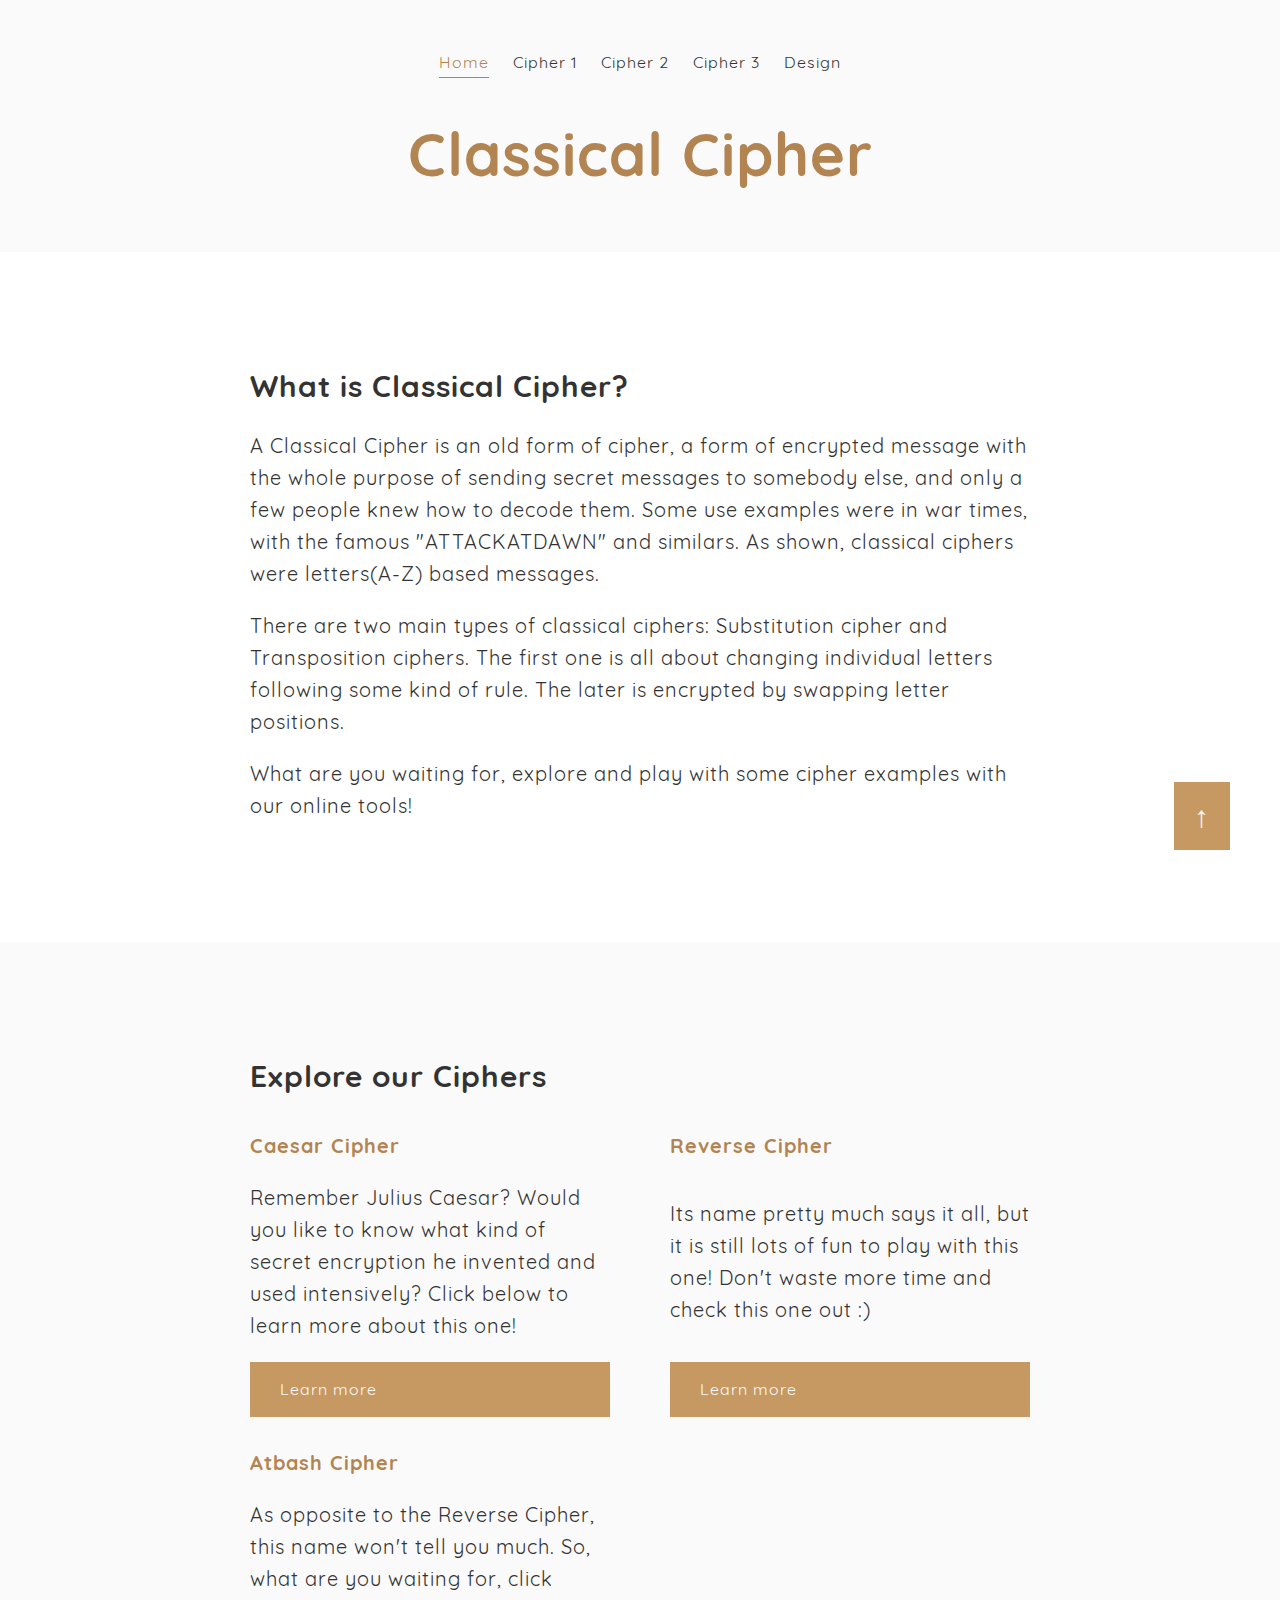
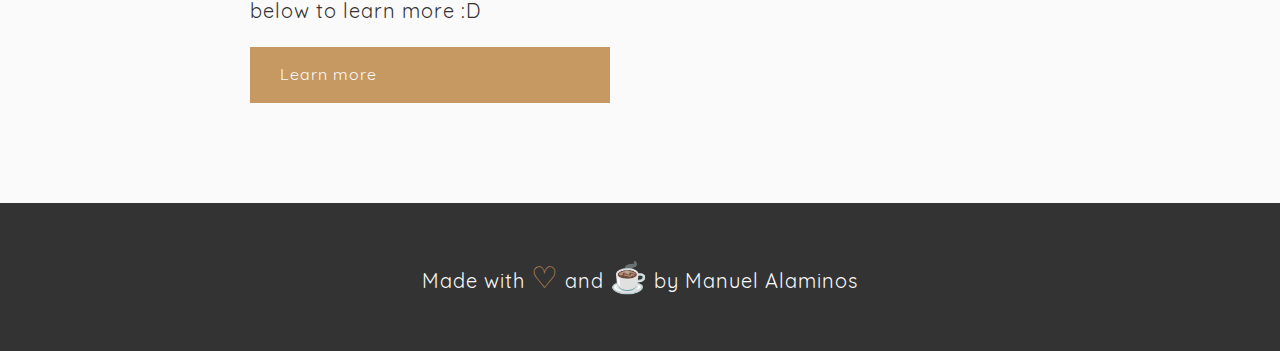
<file: index.html>
<!DOCTYPE html>
<html lang="en">
<head>
    <meta charset="UTF-8">
    <meta name="viewport" content="width=device-width, initial-scale=1.0">
    <meta http-equiv="X-UA-Compatible" content="ie=edge">
    <meta name="description" content="Classical Cipher website was made for an university coursework. Explore different classical cipher like Caesar Cipher, Reverse Cipher and Atbash Cipher.">
    <meta name="author" content="Manuel Alaminos">
    <meta name="keywords" content="Classical, Cipher, Caesar, Reverse, Atbash, tool">
    <title>Classical Cipher</title>
    <link rel="stylesheet" href="css/style.css">
</head>
<body>
    <!-- Header -->
    <header class="header">
        <nav class="nav">
            <a href="#" class="nav__item nav__item--active">Home</a>
            <a href="pages/cipher1.html" class="nav__item">Cipher 1</a>
            <a href="pages/cipher2.html" class="nav__item">Cipher 2</a>
            <a href="pages/cipher3.html" class="nav__item">Cipher 3</a>
            <a href="pages/design.html" class="nav__item">Design</a>
        </nav>
        <h1 class="big-heading">Classical Cipher</h1>
    </header>
    <!-- Main Content-->
    <main class="main">
        <!-- Cipher Definition -->
        <section class="definition-section">
            <h2 class="main-heading">What is Classical Cipher?</h2>
            <p class="paragraph">A Classical Cipher is an old form of cipher, a form of encrypted message with the whole purpose of sending secret messages to somebody else, and only a few people knew how to decode them. Some use examples were in war times, with the famous "ATTACKATDAWN" and similars. As shown, classical ciphers were letters(A-Z) based messages.</p>
            <p class="paragraph">There are two main types of classical ciphers: Substitution cipher and Transposition ciphers. The first one is all about changing individual letters following some kind of rule. The later is encrypted by swapping letter positions.</p>
            <p class="paragraph">What are you waiting for, explore and play with some cipher examples with our online tools!</p>
        </section>
        <!-- Features -->
        <section class="features-section">
            <h2 class="main-heading">Explore our Ciphers</h2>
            <div class="features">
                <div class="feature">
                    <h3 class="small-heading">Caesar Cipher</h3>
                    <p class="paragraph">Remember Julius Caesar? Would you like to know what kind of secret encryption he invented and used intensively? Click below to learn more about this one!</p>
                    <a href="pages/cipher1.html" class="btn">Learn more</a>
                </div>
                <div class="feature">
                    <h3 class="small-heading">Reverse Cipher</h3>
                    <p class="paragraph">Its name pretty much says it all, but it is still lots of fun to play with this one! Don't waste more time and check this one out :)</p>
                    <a href="pages/cipher2.html" class="btn">Learn more</a>
                </div>
                <div class="feature">
                    <h3 class="small-heading">Atbash Cipher</h3>
                    <p class="paragraph">As opposite to the Reverse Cipher, this name won't tell you much. So, what are you waiting for, click below to learn more :D</p>
                    <a href="pages/cipher3.html" class="btn">Learn more</a>
                </div>
            </div>
        </section>
    </main>
    <!-- Back to top -->
    <a href="#" class="btn btn__back-to-top">&uarr;</a>    
    <!-- Footer -->
    <footer class="footer">
        <p class="paragraph">Made with <span class="symbol">&#9825;</span> and <span class="symbol">&#9749;</span> by Manuel Alaminos</p>
    </footer>

    <script src="js/script.js"></script>
</body>
</html>
</file>
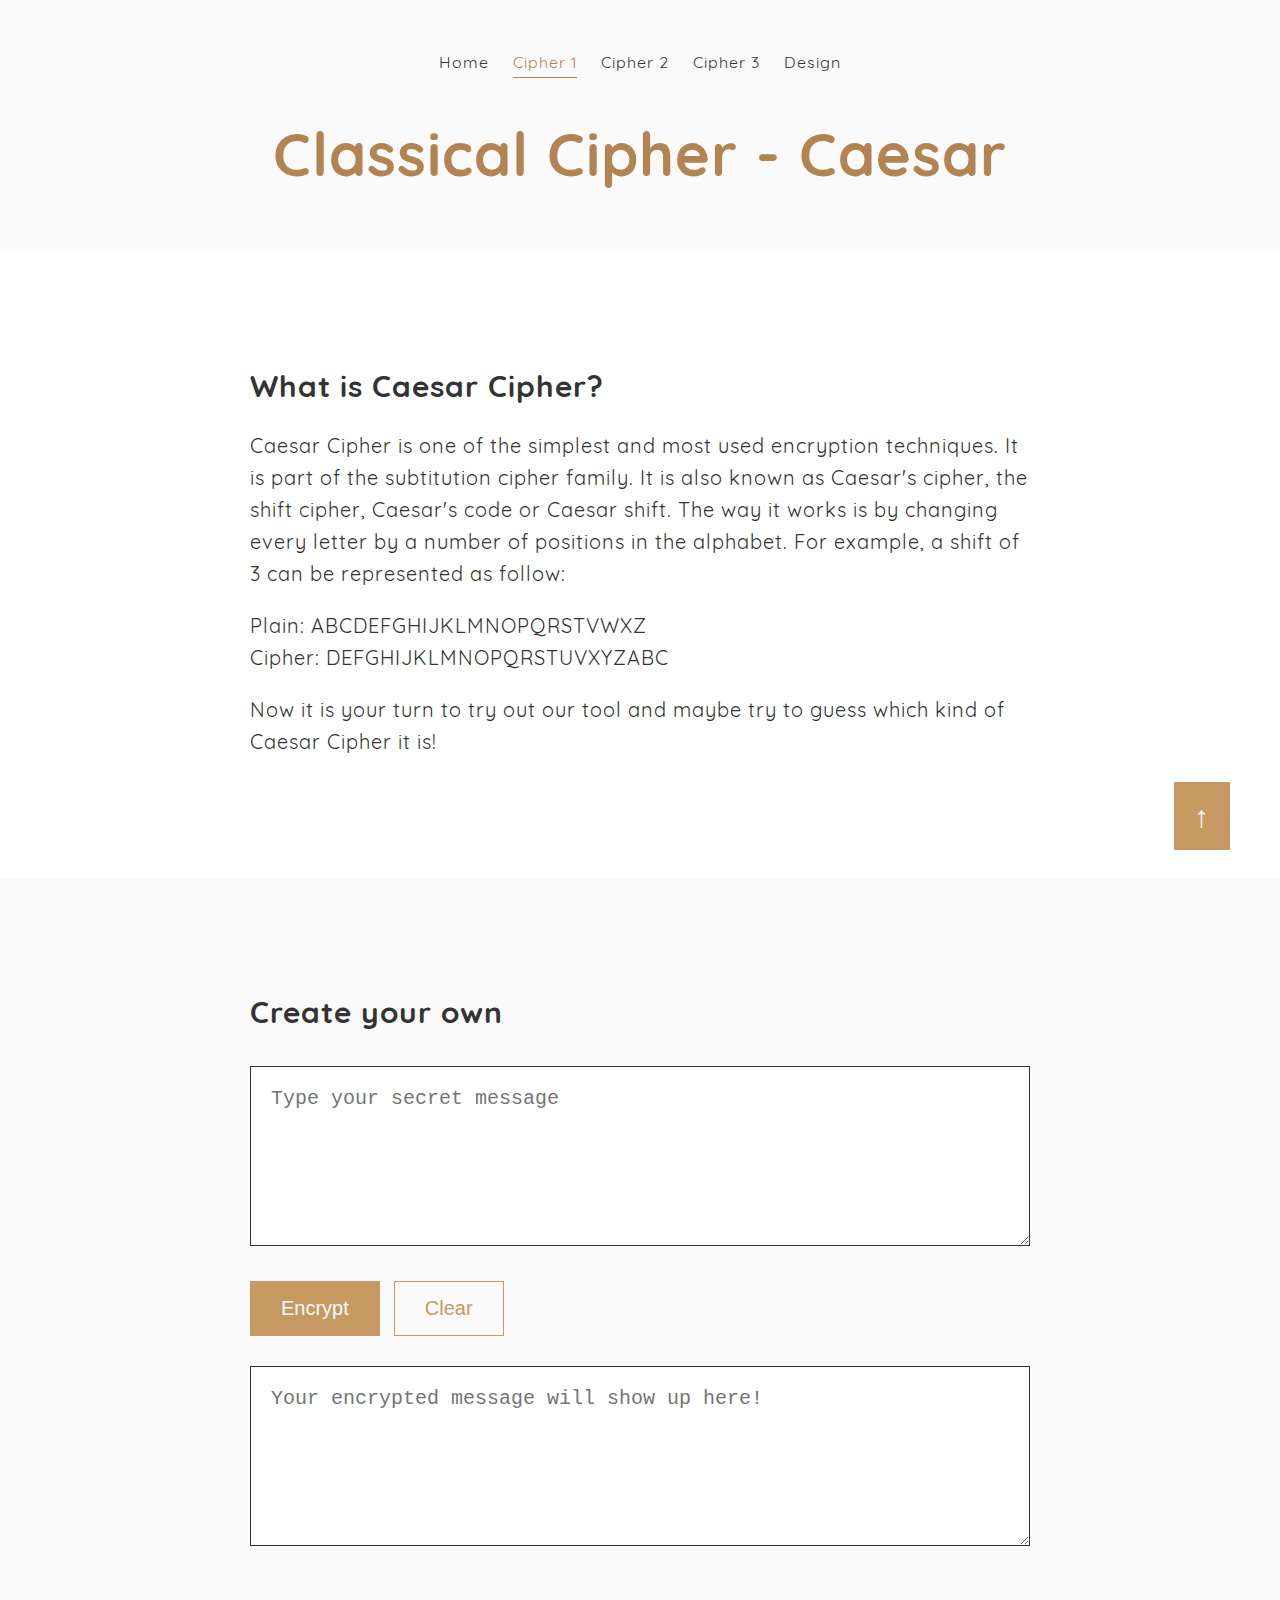
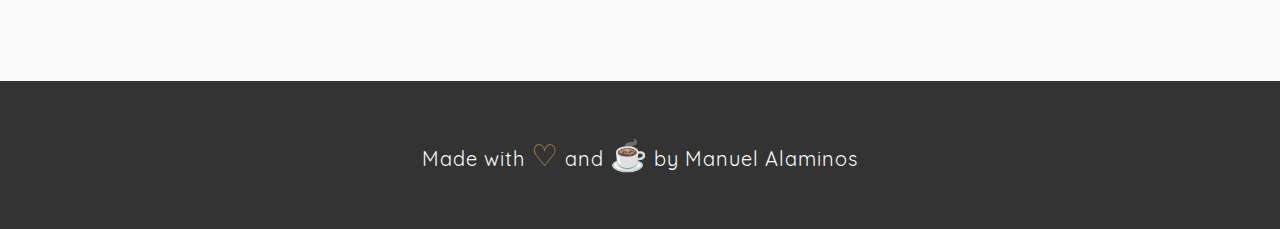
<file: pages/cipher1.html>
<!DOCTYPE html>
<html lang="en">
<head>
    <meta charset="UTF-8">
    <meta name="viewport" content="width=device-width, initial-scale=1.0">
    <meta http-equiv="X-UA-Compatible" content="ie=edge">
    <meta name="description" content="Caesar cipher in action. Learn what it is and use it with our online tool.">
    <meta name="author" content="Manuel Alaminos">
    <meta name="keywords" content="Classical, Cipher, Caesar, Reverse, Atbash, tool">
    <title>Classical Cipher - Caesar</title>
    <link rel="stylesheet" href="../css/style.css">    
</head>
<body>
    <!-- Header -->
    <header class="header">
        <nav class="nav">
            <a href="../index.html" class="nav__item">Home</a>
            <a href="#" class="nav__item nav__item--active">Cipher 1</a>
            <a href="cipher2.html" class="nav__item">Cipher 2</a>
            <a href="cipher3.html" class="nav__item">Cipher 3</a>
            <a href="design.html" class="nav__item">Design</a>
        </nav>
        <h1 class="big-heading">Classical Cipher - Caesar</h1>
    </header>
    <!-- Main -->
    <main class="main">
        <!-- Cipher Definition -->
        <section class="definition-section">
            <h2 class="main-heading">What is Caesar Cipher?</h2>
            <p class="paragraph">Caesar Cipher is one of the simplest and most used encryption techniques. It is part of the subtitution cipher family. It is also known as Caesar's cipher, the shift cipher, Caesar's code or Caesar shift. The way it works is by changing every letter by a number of positions in the alphabet. For example, a shift of 3 can be represented as follow:</p>
            <p class="paragraph">Plain: ABCDEFGHIJKLMNOPQRSTVWXZ<br>Cipher: DEFGHIJKLMNOPQRSTUVXYZABC</p>
            <p class="paragraph">Now it is your turn to try out our tool and maybe try to guess which kind of Caesar Cipher it is!</p>
        </section>
        <!-- Cipher Tool-->
        <section class="cipher-section">
            <h2 class="main-heading">Create your own</h2>
            <div class="cipher">
                <textarea class="cipher__textarea cipher__textarea--input" name="caesar-cipher-input" id="caesar-cipher-input" placeholder="Type your secret message"></textarea>
            </div>
            <div class="cipher__btns">
                <button class="btn cipher__btn cipher__btn--encrypt" onclick="rot13()">Encrypt</button>
                <button class="btn cipher__btn cipher__btn--clear" onclick="clearCaesar()">Clear</button>
            </div>
            <div class="cipher">
                <textarea class="cipher__textarea cipher__textarea--output" name="caesar-cipher-output" id="caesar-cipher-output" placeholder="Your encrypted message will show up here!" disabled></textarea>
            </div>
        </section>
    </main>
    <!-- Back to top -->
    <a href="#" class="btn btn__back-to-top">&uarr;</a> 
    <!-- Footer -->
    <footer class="footer">
        <p class="paragraph">Made with <span class="symbol">&#9825;</span> and <span class="symbol">&#9749;</span> by Manuel Alaminos</p>
    </footer>

    <script src="../js/script.js"></script>    
</body>
</html>
</file>
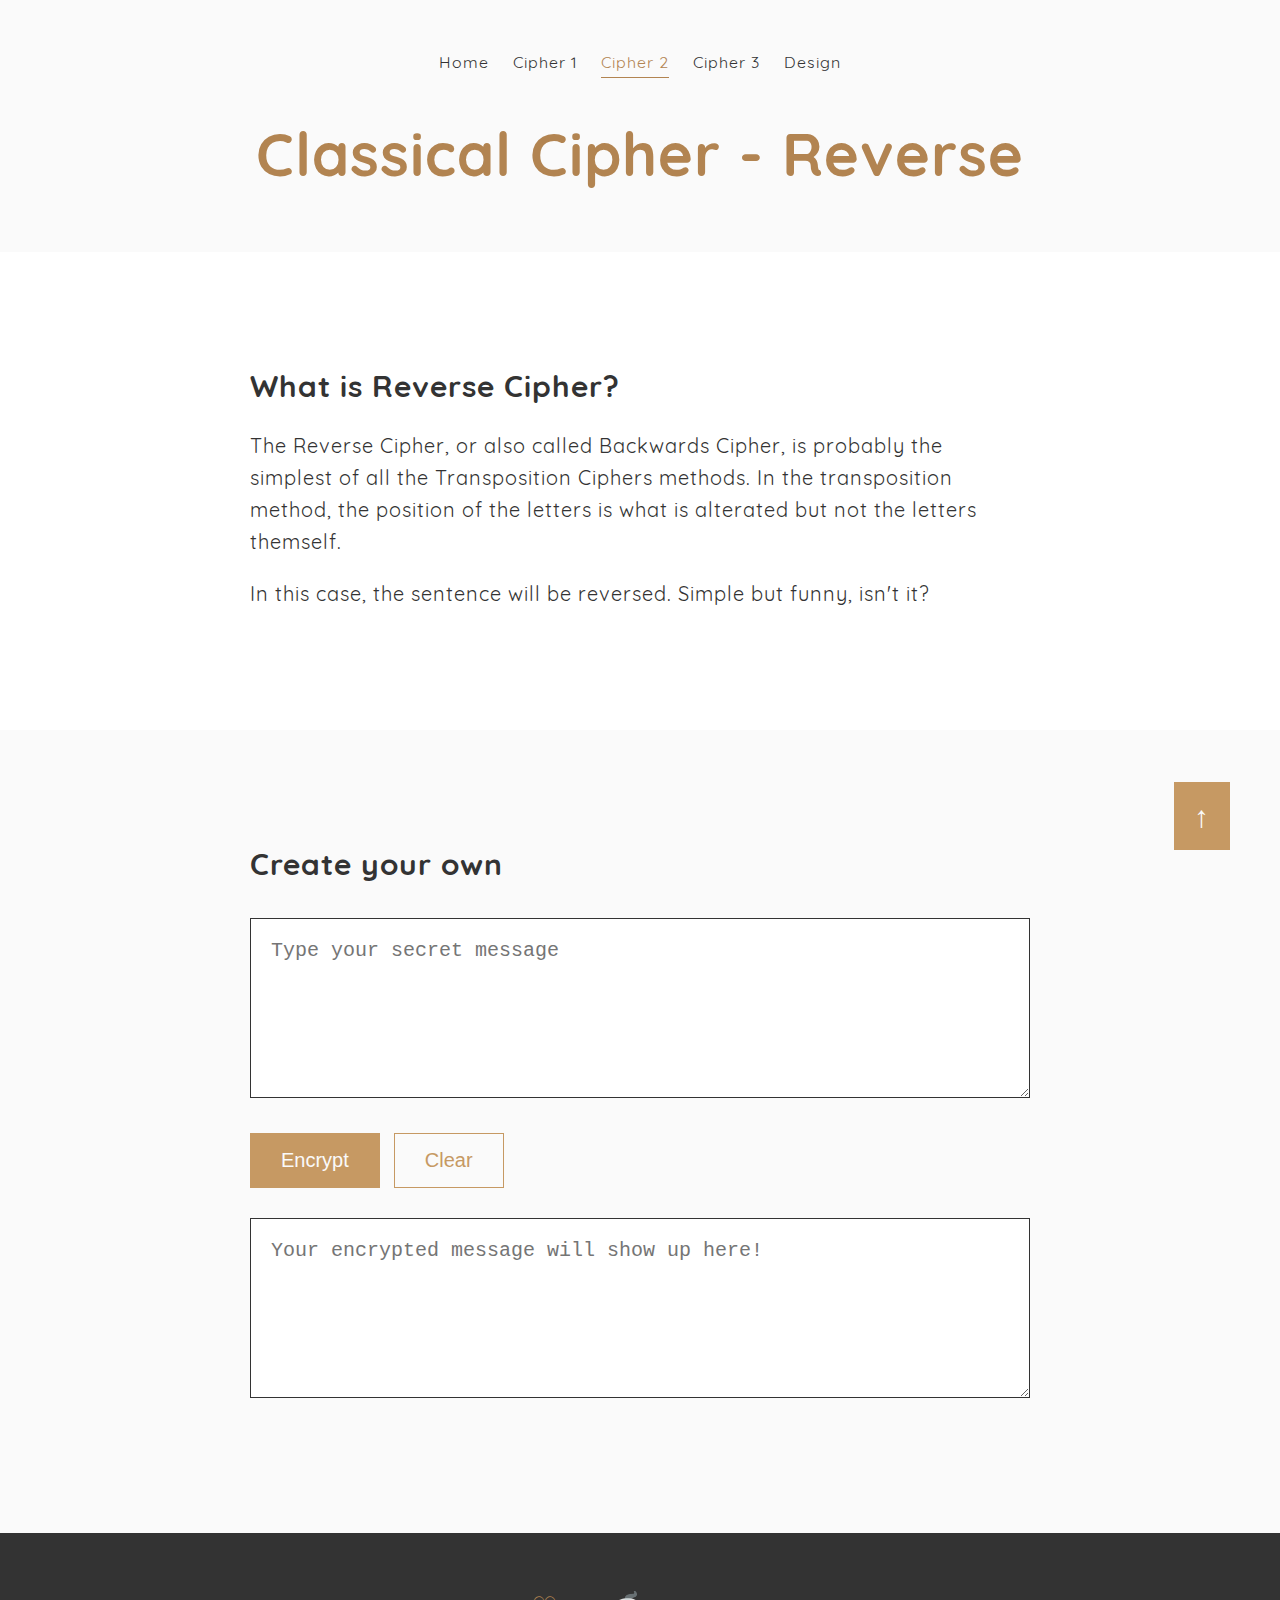
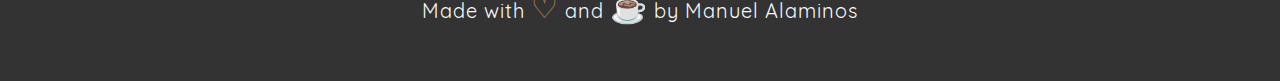
<file: pages/cipher2.html>
<!DOCTYPE html>
<html lang="en">
<head>
    <meta charset="UTF-8">
    <meta name="viewport" content="width=device-width, initial-scale=1.0">
    <meta http-equiv="X-UA-Compatible" content="ie=edge">
    <meta name="description" content="Reverse cipher in action. Learn what it is and use it with our online tool.">
    <meta name="author" content="Manuel Alaminos">
    <meta name="keywords" content="Classical, Cipher, Caesar, Reverse, Atbash, tool">
    <title>Classical Cipher - Reversed</title>
    <link rel="stylesheet" href="../css/style.css">    
</head>
<body>
    <!-- Header -->
    <header class="header">
        <nav class="nav">
            <a href="../index.html" class="nav__item">Home</a>
            <a href="cipher1.html" class="nav__item">Cipher 1</a>
            <a href="#" class="nav__item nav__item--active">Cipher 2</a>
            <a href="cipher3.html" class="nav__item">Cipher 3</a>
            <a href="design.html" class="nav__item">Design</a>
        </nav>
        <h1 class="big-heading">Classical Cipher - Reverse</h1>
    </header>
    <!-- Main -->
    <main class="main">
        <!-- Cipher Definition -->
        <section class="definition-section">
            <h2 class="main-heading">What is Reverse Cipher?</h2>
            <p class="paragraph">The Reverse Cipher, or also called Backwards Cipher, is probably the simplest of all the Transposition Ciphers methods. In the transposition method, the position of the letters is what is alterated but not the letters themself.</p>
            <p class="paragraph">In this case, the sentence will be reversed. Simple but funny, isn't it? </p>
        </section>
        <!-- Cipher Tool-->
        <section class="cipher-section">
            <h2 class="main-heading">Create your own</h2>
            <div class="cipher">
                <textarea class="cipher__textarea cipher__textarea--input" name="reverse-cipher-input" id="reverse-cipher-input" placeholder="Type your secret message"></textarea>
            </div>
            <div class="cipher__btns">
                <button class="btn cipher__btn cipher__btn--encrypt" onclick="reverseCipher()">Encrypt</button>
                <button class="btn cipher__btn cipher__btn--clear" onclick="clearReverse()">Clear</button>
            </div>
            <div class="cipher">
                <textarea class="cipher__textarea cipher__textarea--output" name="reverse-cipher-output" id="reverse-cipher-output" placeholder="Your encrypted message will show up here!" disabled></textarea>
            </div>
        </section>
    </main>
    <!-- Back to top -->
    <a href="#" class="btn btn__back-to-top">&uarr;</a> 
    <!-- Footer -->
    <footer class="footer">
        <p class="paragraph">Made with <span class="symbol">&#9825;</span> and <span class="symbol">&#9749;</span> by Manuel Alaminos</p>
    </footer>

    <script src="../js/script.js"></script>    
</body>
</html>
</file>
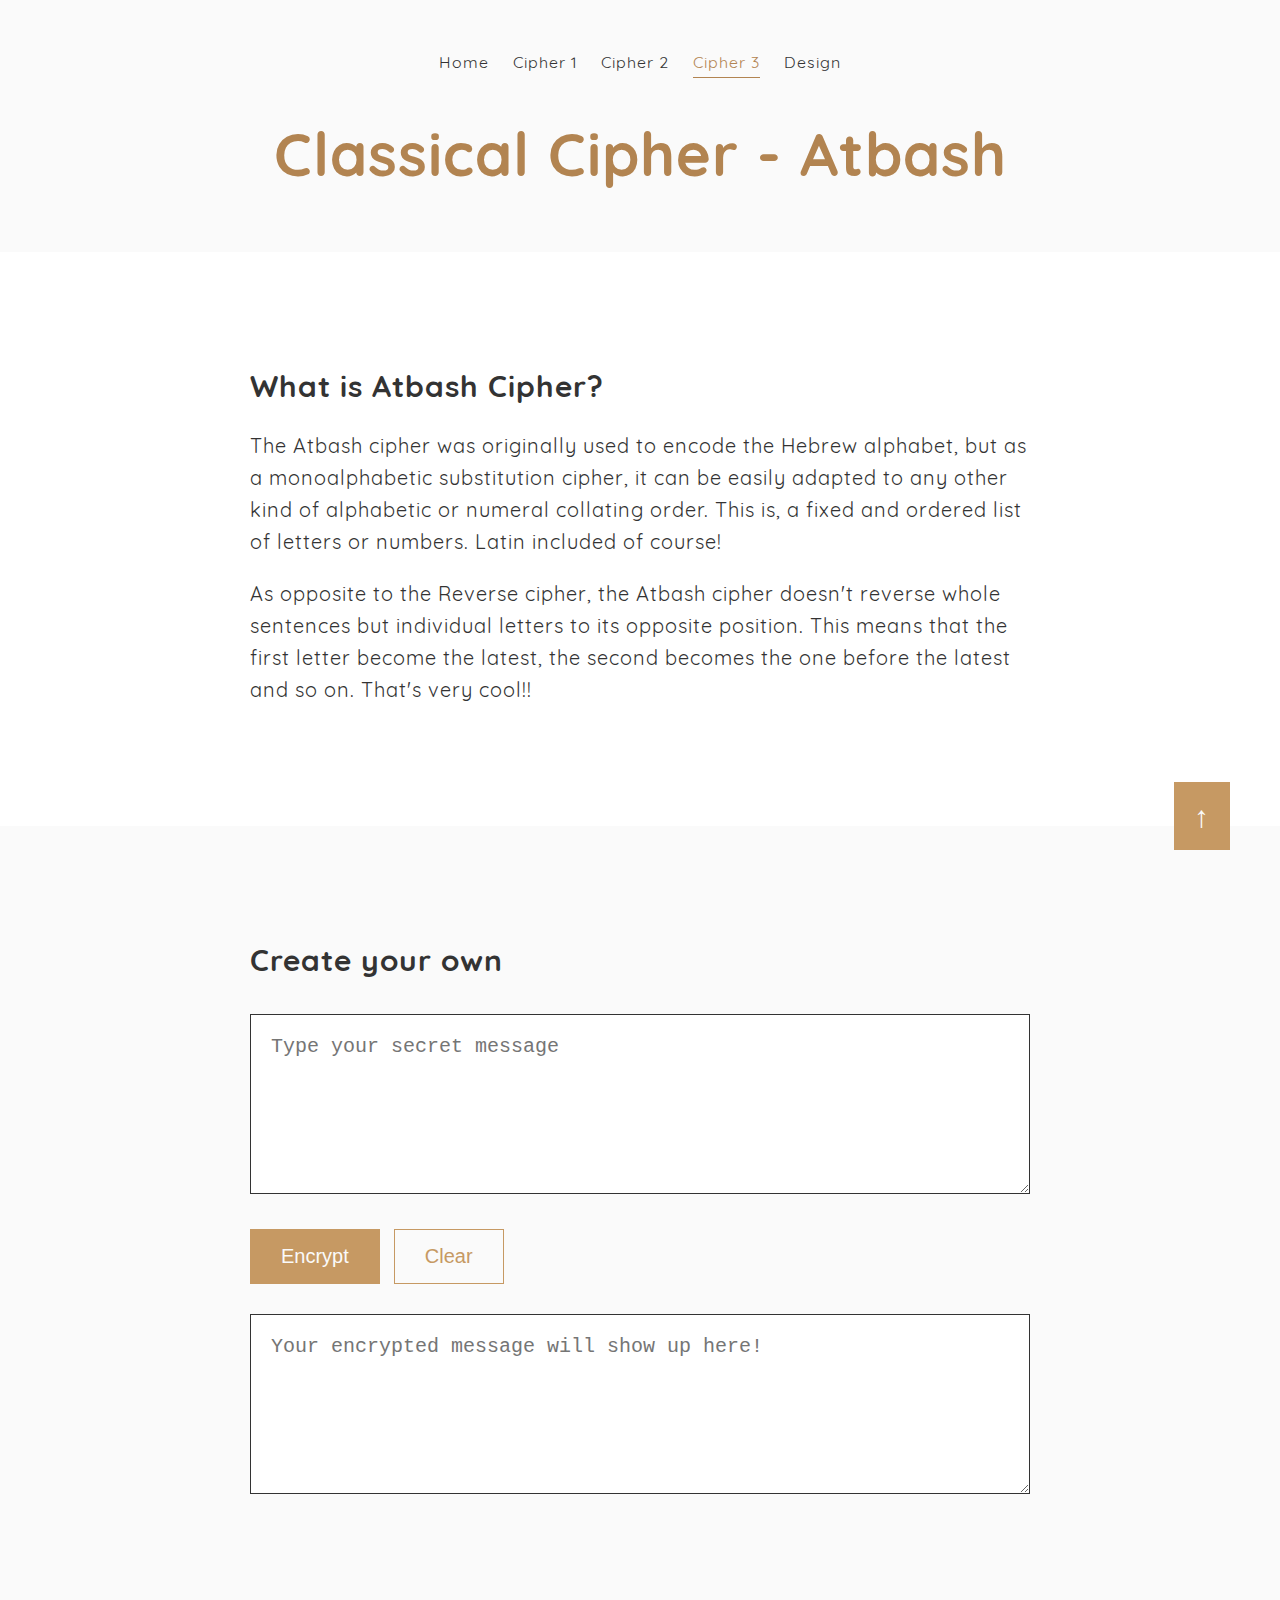
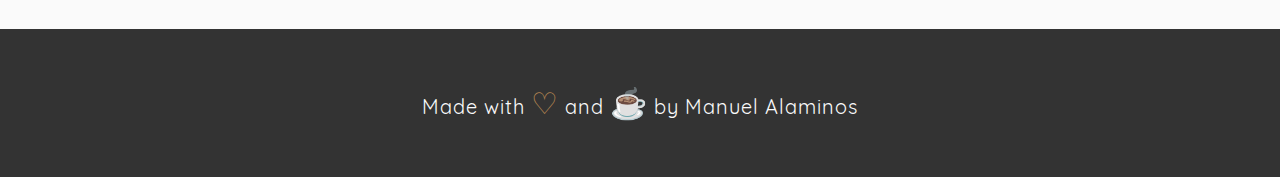
<file: pages/cipher3.html>
<!DOCTYPE html>
<html lang="en">
<head>
    <meta charset="UTF-8">
    <meta name="viewport" content="width=device-width, initial-scale=1.0">
    <meta http-equiv="X-UA-Compatible" content="ie=edge">
    <meta name="description" content="Atbash cipher in action. Learn what it is and use it with our online tool.">
    <meta name="author" content="Manuel Alaminos">
    <meta name="keywords" content="Classical, Cipher, Caesar, Reverse, Atbash, tool">
    <title>Classical Cipher - Atbash</title>
    <link rel="stylesheet" href="../css/style.css">    
</head>
<body>
    <!-- Header -->
    <header class="header">
        <nav class="nav">
            <a href="../index.html" class="nav__item">Home</a>
            <a href="cipher1.html" class="nav__item">Cipher 1</a>
            <a href="cipher2.html" class="nav__item">Cipher 2</a>
            <a href="#" class="nav__item nav__item--active">Cipher 3</a>
            <a href="design.html" class="nav__item">Design</a>
        </nav>
        <h1 class="big-heading">Classical Cipher - Atbash</h1>
    </header>
    <!-- Main -->
    <main class="main">
        <!-- Cipher Definition -->
        <section class="definition-section">
            <h2 class="main-heading">What is Atbash Cipher?</h2>
            <p class="paragraph">The Atbash cipher was originally used to encode the Hebrew alphabet, but as a monoalphabetic substitution cipher, it can be easily adapted to any other kind of alphabetic or numeral collating order. This is, a fixed and ordered list of letters or numbers. Latin included of course!</p>
            <p class="paragraph">As opposite to the Reverse cipher, the Atbash cipher doesn't reverse whole sentences but individual letters to its opposite position. This means that the first letter become the latest, the second becomes the one before the latest and so on. That's very cool!!</p>
        </section>
        <!-- Cipher Tool-->
        <section class="cipher-section">
            <h2 class="main-heading">Create your own</h2>
            <div class="cipher">
                <textarea class="cipher__textarea cipher__textarea--input" name="atbash-cipher-input" id="atbash-cipher-input" placeholder="Type your secret message"></textarea>
            </div>
            <div class="cipher__btns">
                <button class="btn cipher__btn cipher__btn--encrypt" onclick="atbashCipher()">Encrypt</button>
                <button class="btn cipher__btn cipher__btn--clear" onclick="clearAtbash()">Clear</button>
            </div>
            <div class="cipher">
                <textarea class="cipher__textarea cipher__textarea--output" name="atbash-cipher-output" id="atbash-cipher-output" placeholder="Your encrypted message will show up here!" disabled></textarea>
            </div>
        </section>
    </main>
    <!-- Back to top -->
    <a href="#" class="btn btn__back-to-top">&uarr;</a> 
    <!-- Footer -->
    <footer class="footer">
        <p class="paragraph">Made with <span class="symbol">&#9825;</span> and <span class="symbol">&#9749;</span> by Manuel Alaminos</p>
    </footer>

    <script src="../js/script.js"></script>    
</body>
</html>
</file>
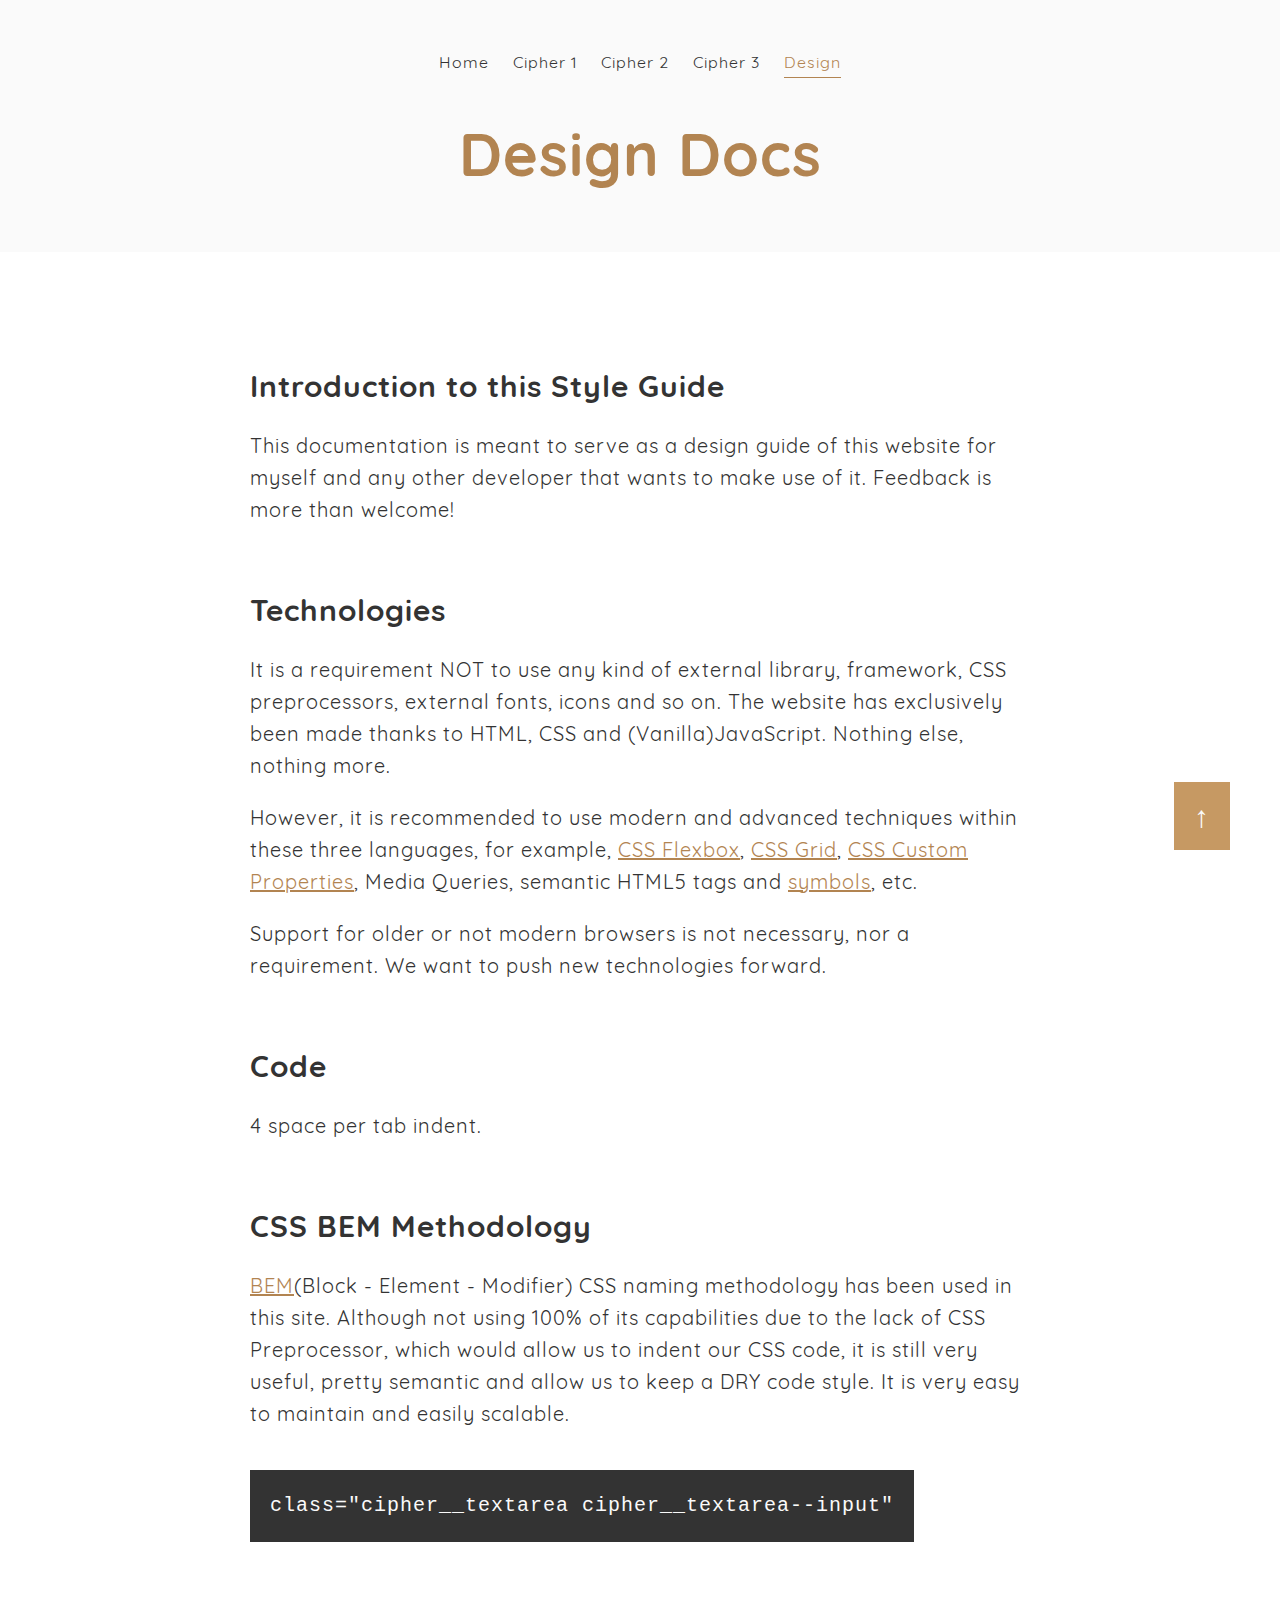
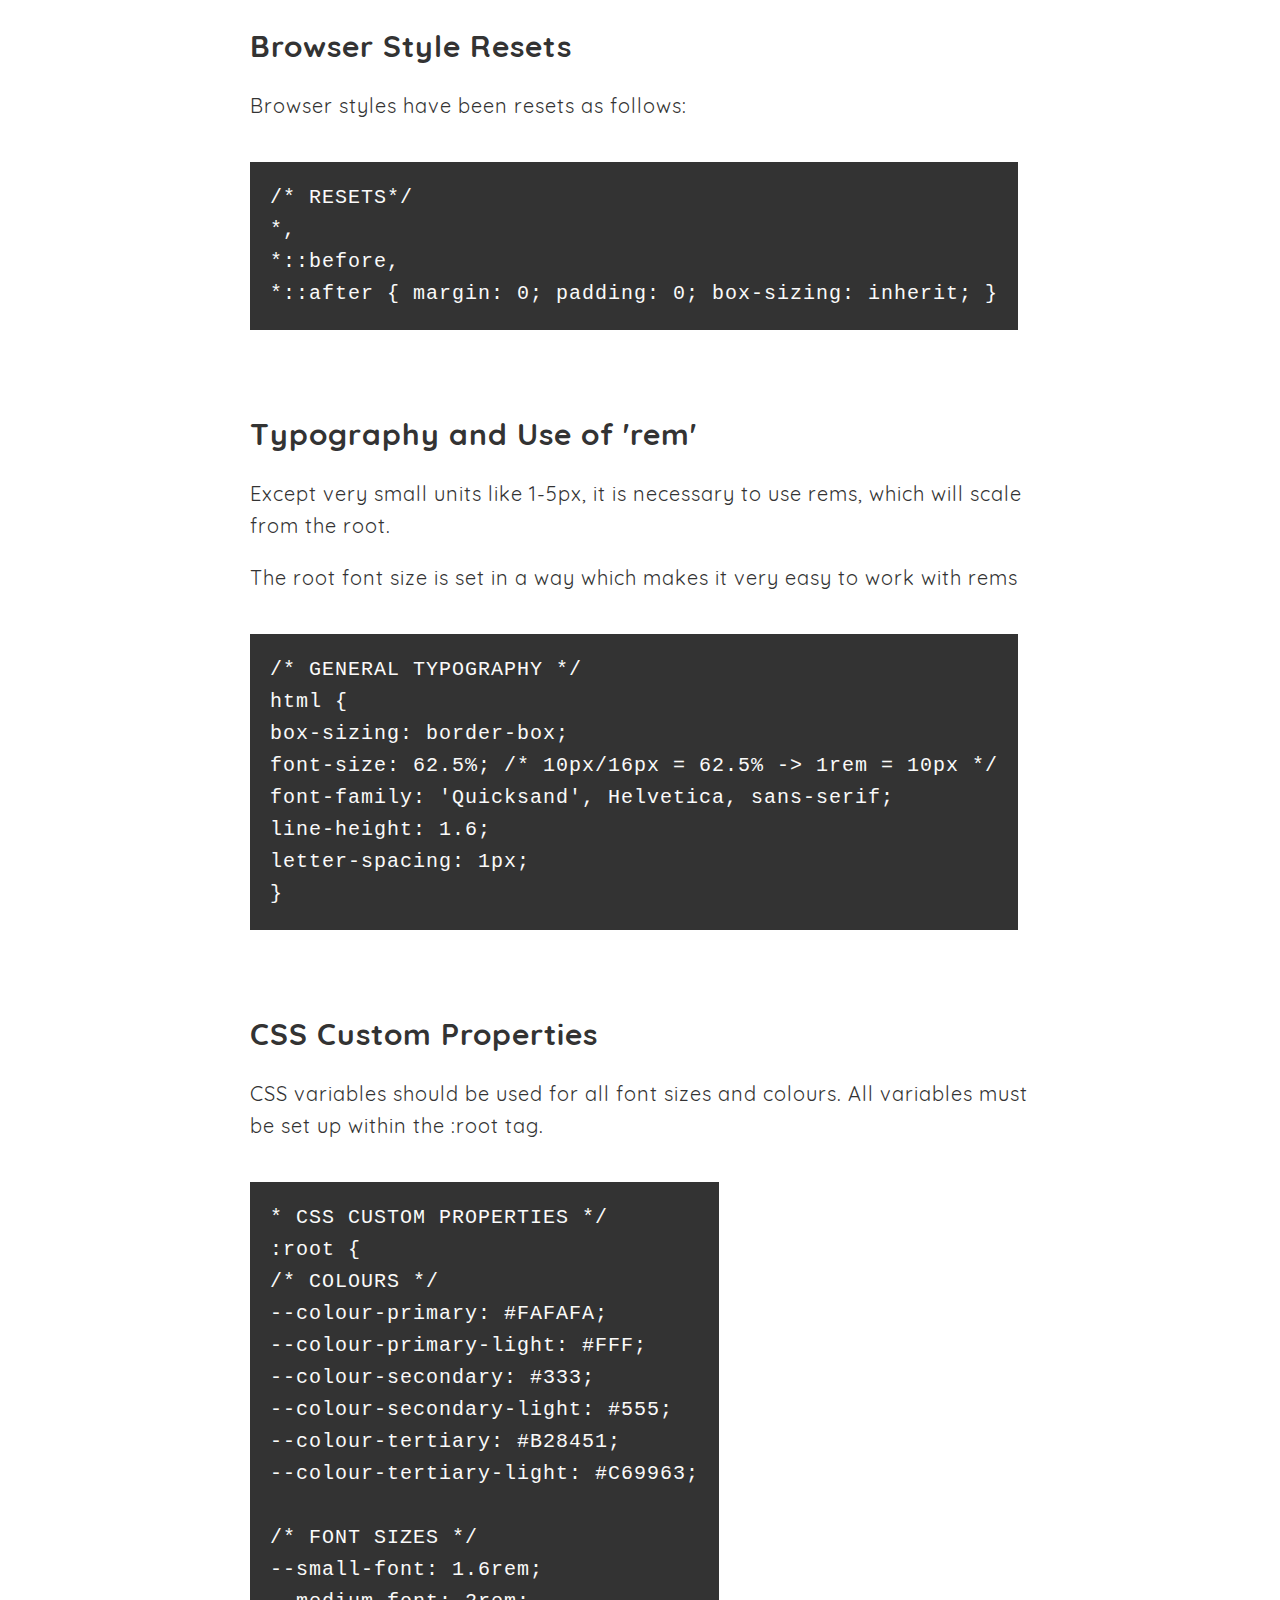
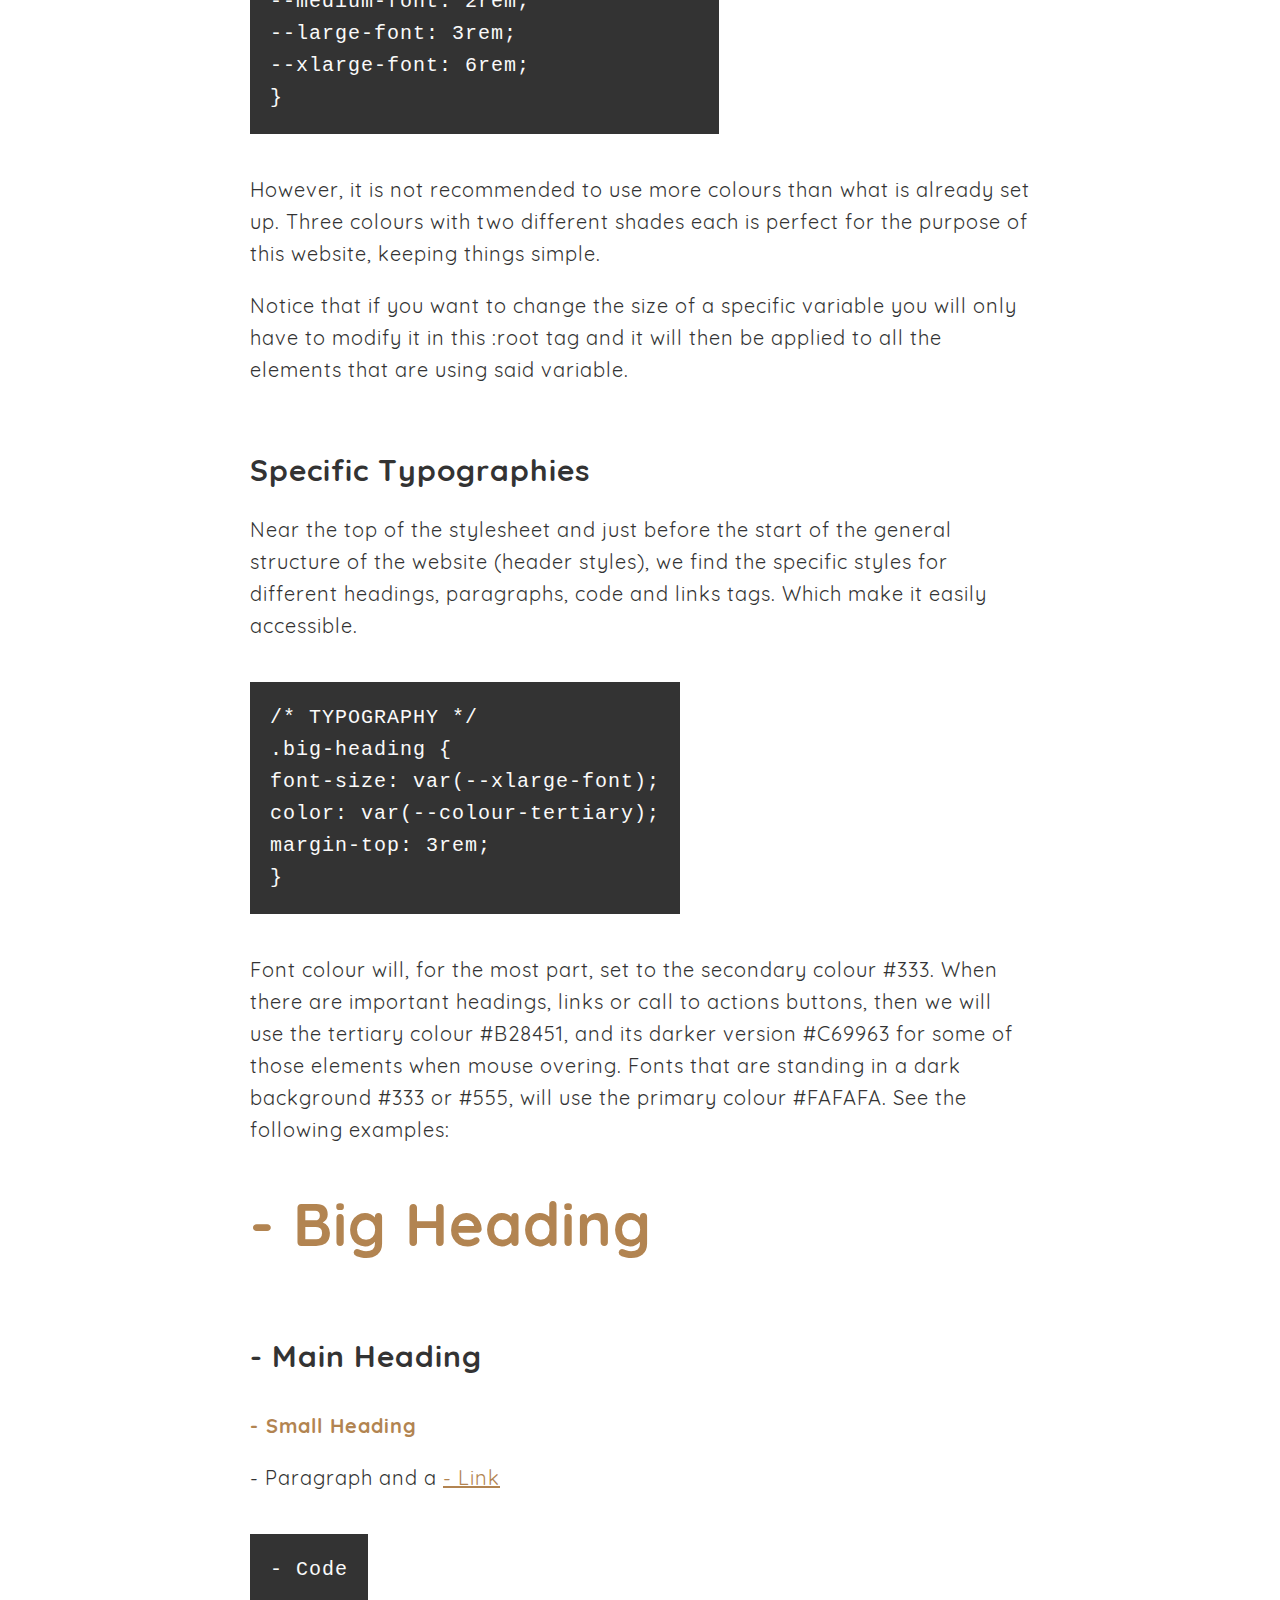
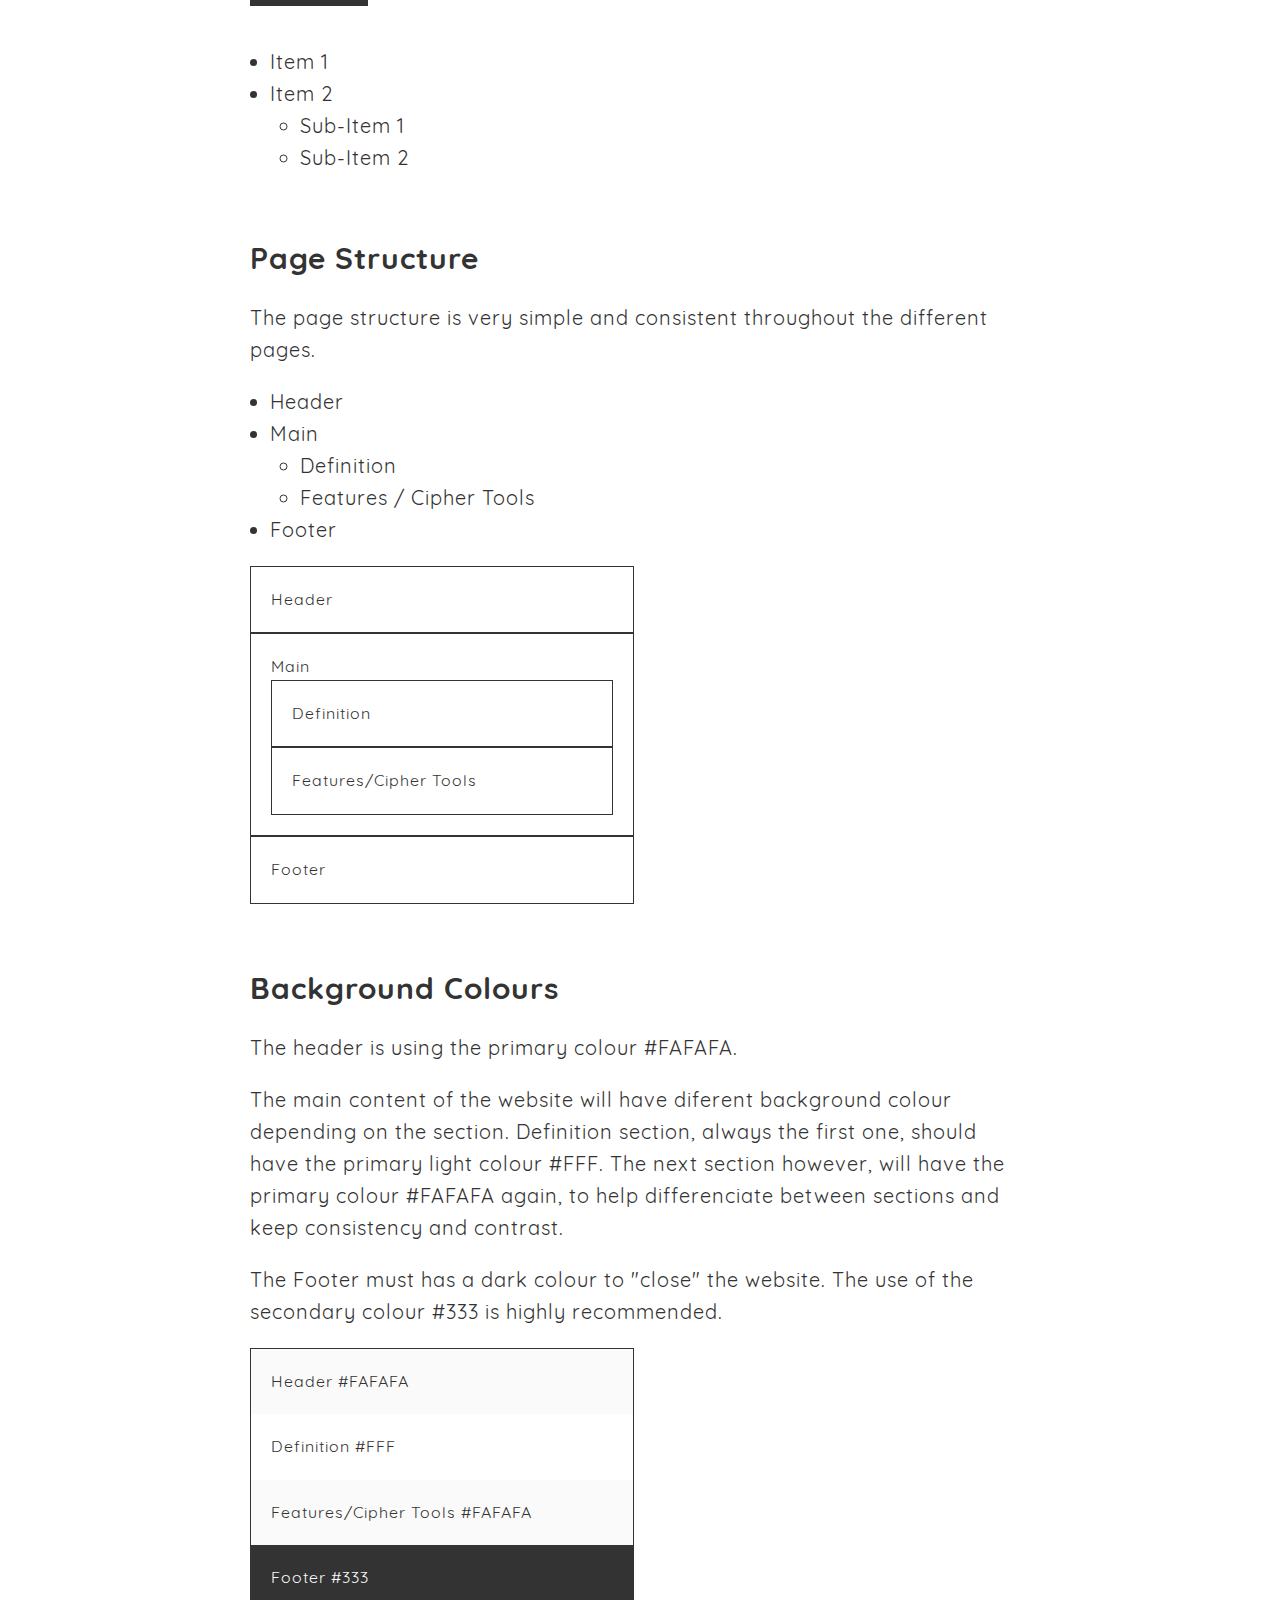
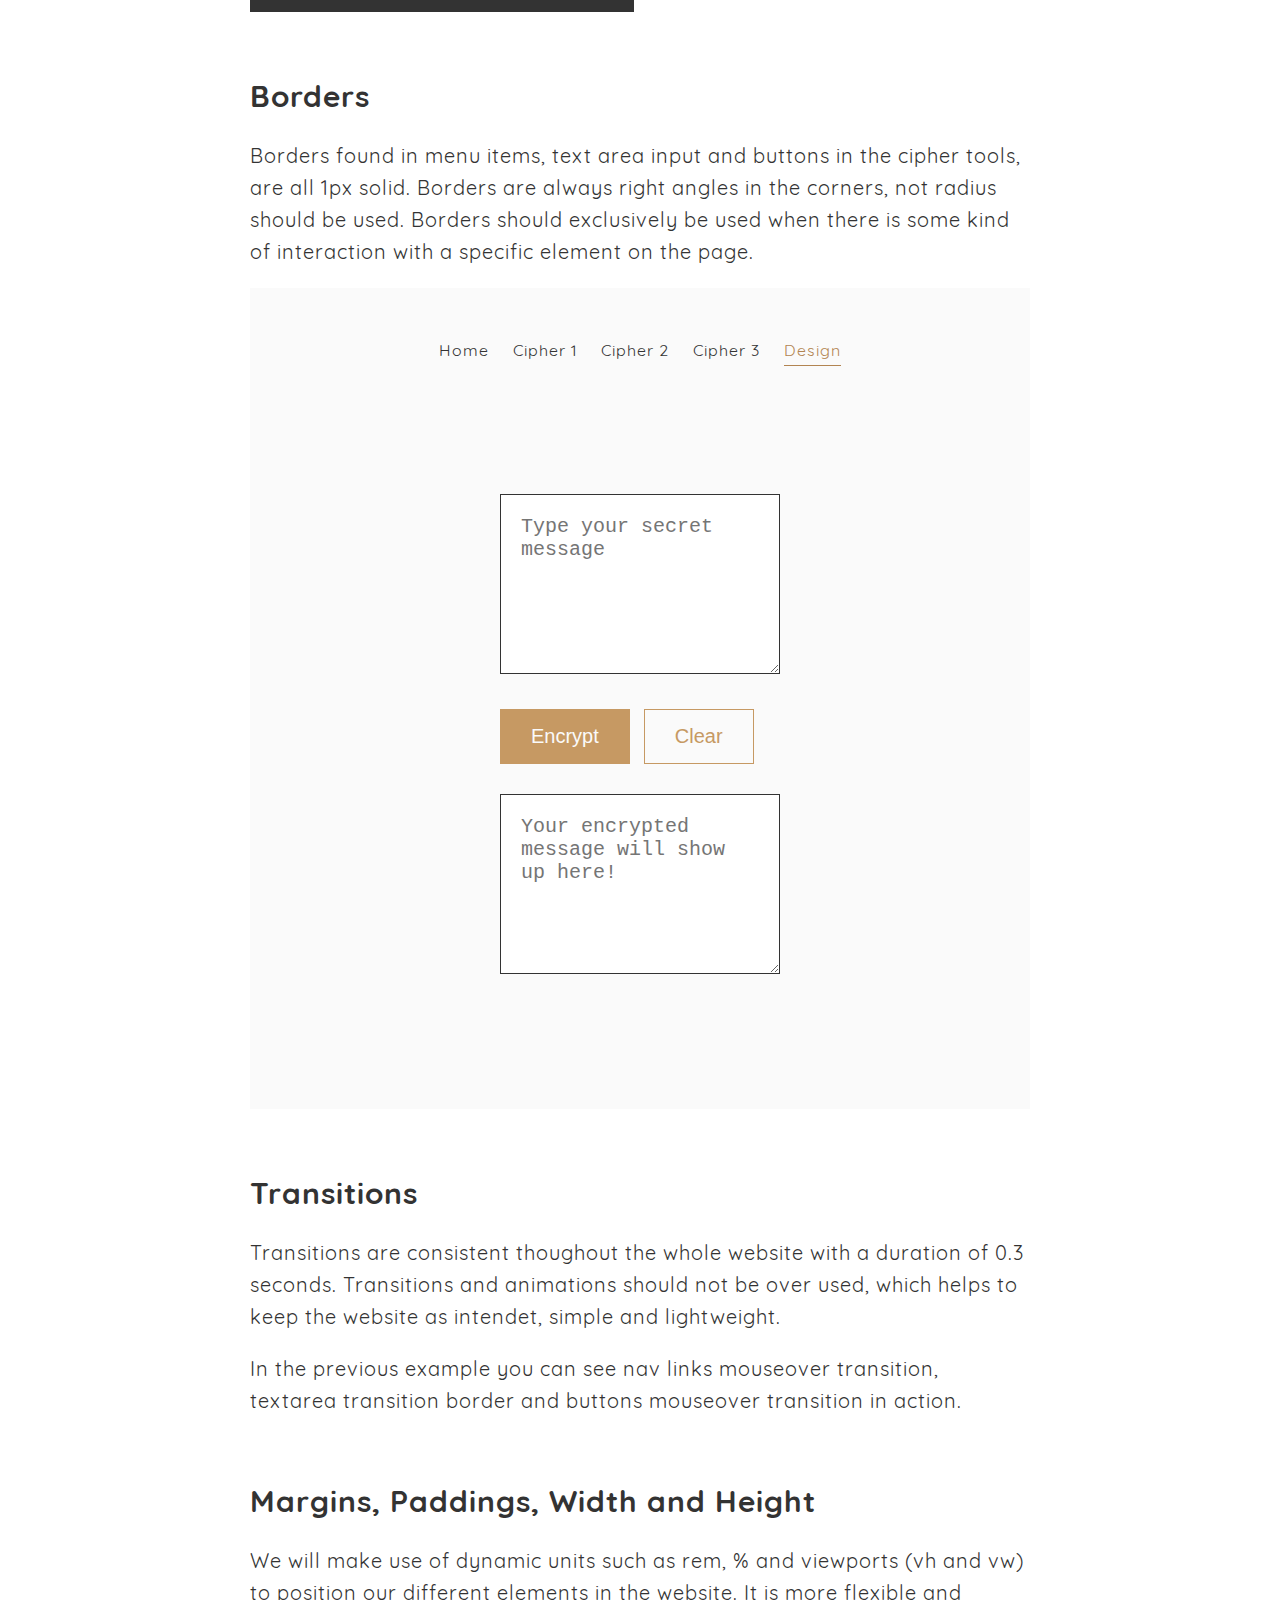
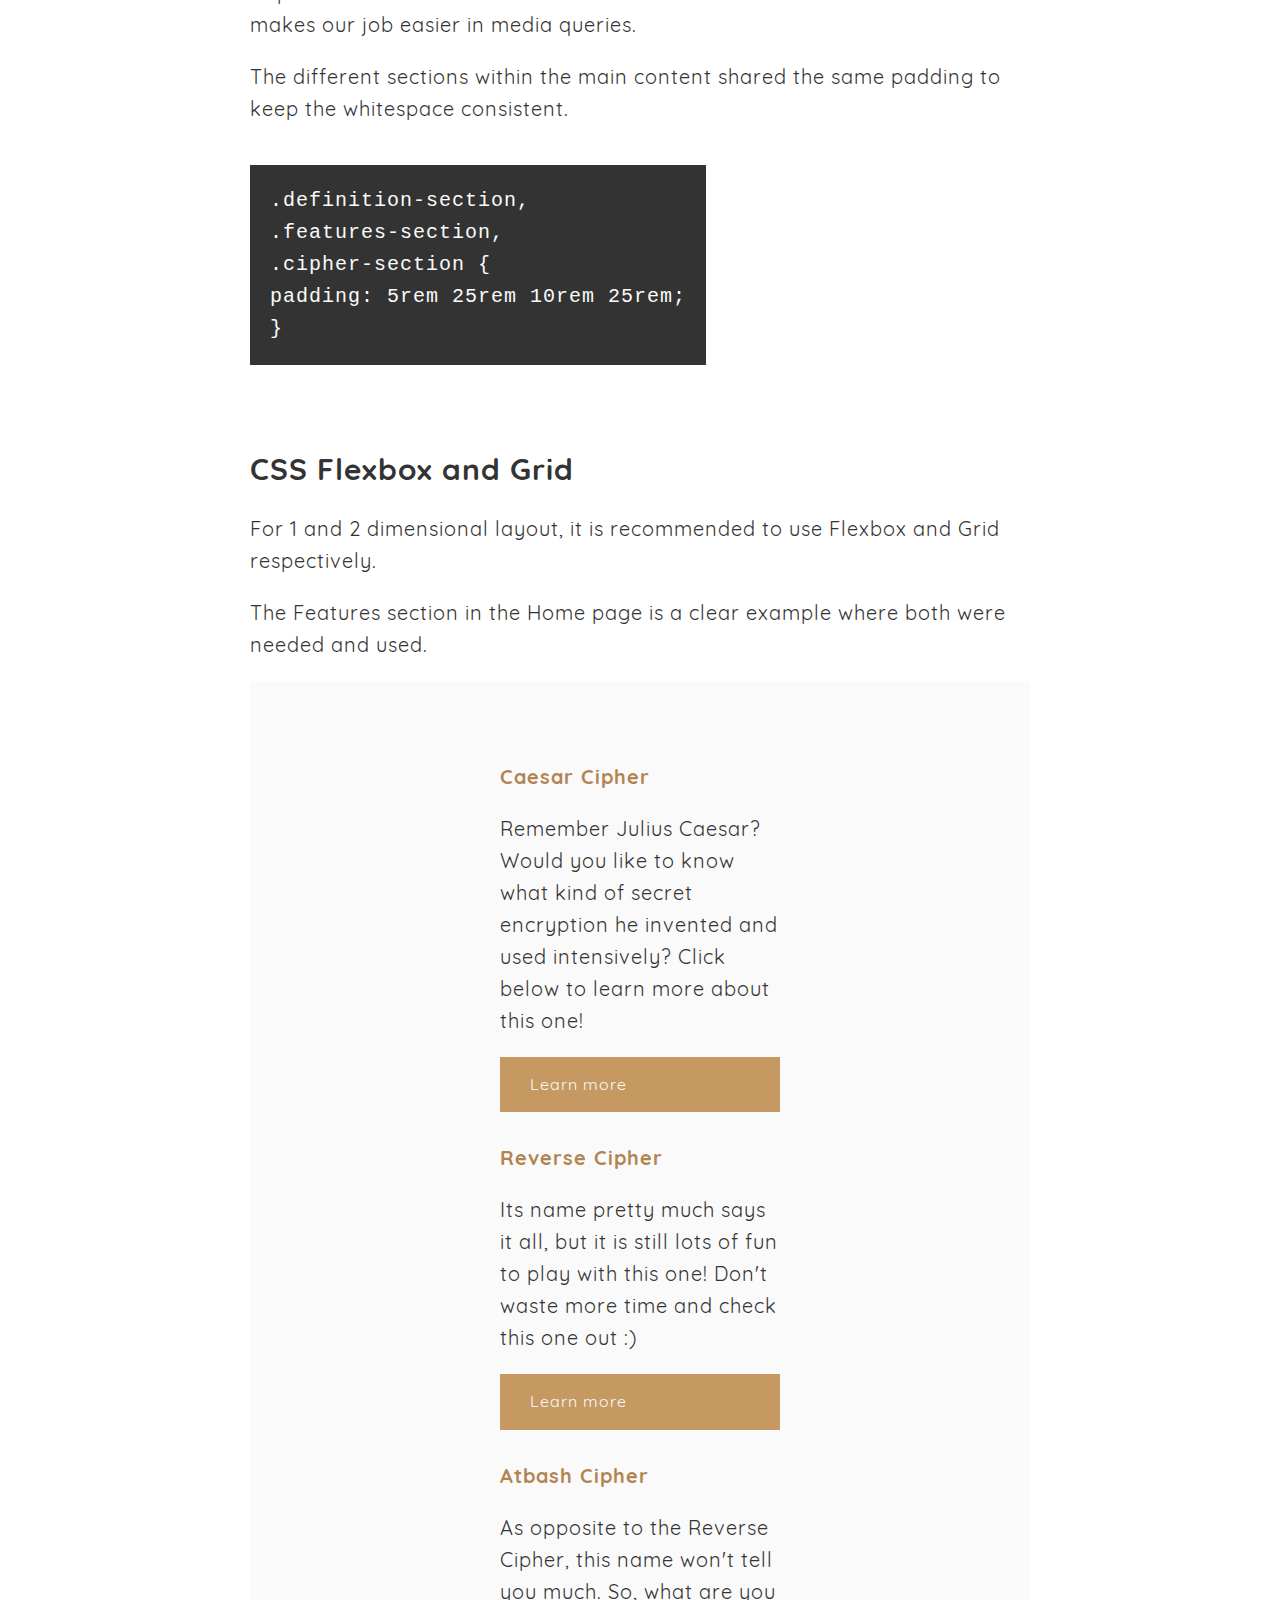
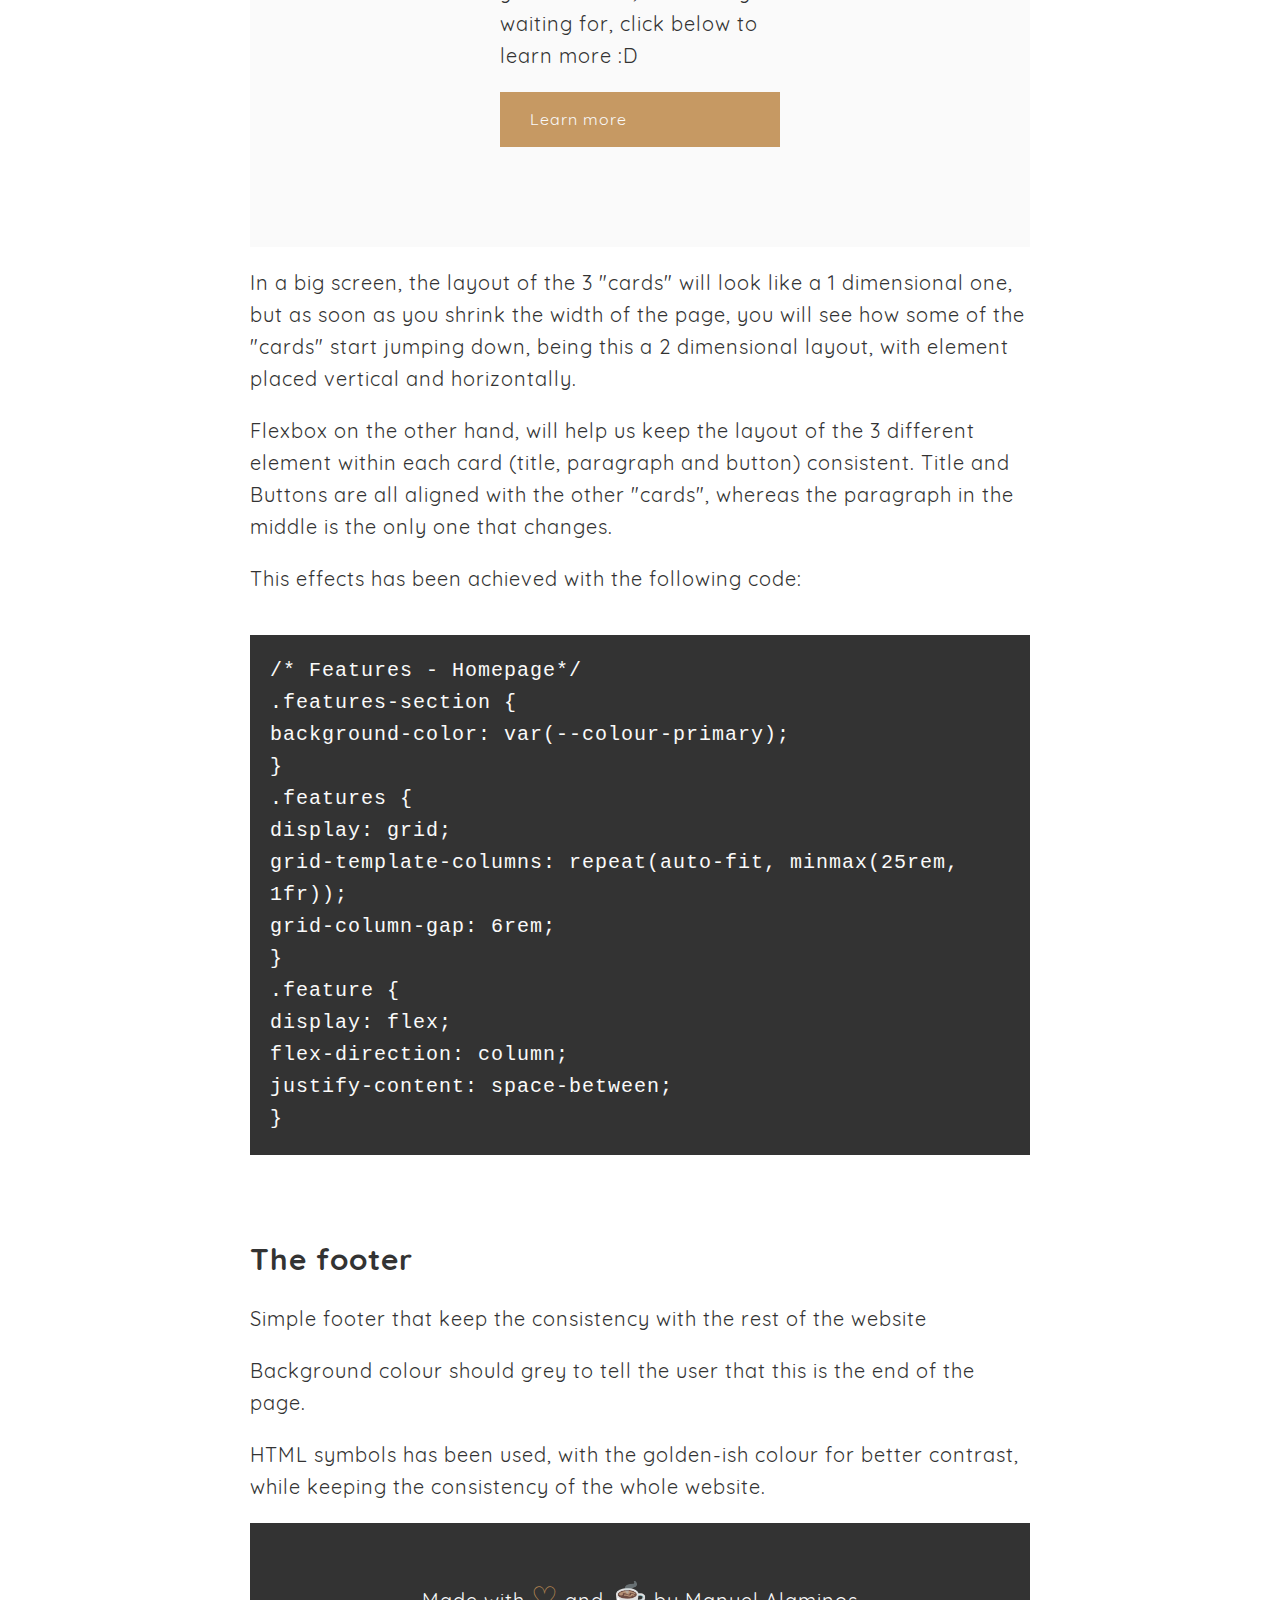
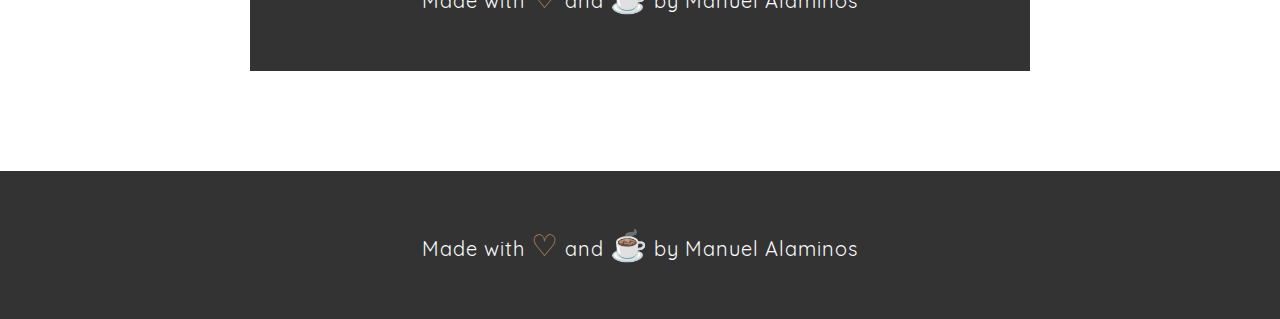
<file: pages/design.html>
<!DOCTYPE html>
<html lang="en">
<head>
    <meta charset="UTF-8">
    <meta name="viewport" content="width=device-width, initial-scale=1.0">
    <meta http-equiv="X-UA-Compatible" content="ie=edge">
    <meta name="description" content="Classical Cipher design documentation page.">    
    <meta name="author" content="Manuel Alaminos">
    <meta name="keywords" content="Classical, Cipher, Caesar, Reverse, Atbash, tool">
    <title>Classical Cipher - Design</title>
    <link rel="stylesheet" href="../css/style.css">    
</head>
<body>
    <!-- Header -->
    <header class="header">
        <nav class="nav">
            <a href="../index.html" class="nav__item">Home</a>
            <a href="cipher1.html" class="nav__item">Cipher 1</a>
            <a href="cipher2.html" class="nav__item">Cipher 2</a>
            <a href="cipher3.html" class="nav__item">Cipher 3</a>
            <a href="#" class="nav__item nav__item--active">Design</a>
        </nav>
        <h1 class="big-heading">Design Docs</h1>
    </header>
    <!-- Main -->
    <main class="main">
        <!-- Design Explanation -->
        <section class="definition-section">
            <!-- Introduction -->
            <h2 class="main-heading">Introduction to this Style Guide</h2>
            <p class="paragraph">This documentation is meant to serve as a design guide of this website for myself and any other developer that wants to make use of it. Feedback is more than welcome!</p>
            <!-- Technologies -->
            <h2 class="main-heading">Technologies</h2>
            <p class="paragraph">It is a requirement NOT to use any kind of external library, framework, CSS preprocessors, external fonts, icons and so on. The website has exclusively been made thanks to HTML, CSS and (Vanilla)JavaScript. Nothing else, nothing more.</p>
            <p class="paragraph">However, it is recommended to use modern and advanced techniques within these three languages, for example, <a class="links" href="https://css-tricks.com/snippets/css/a-guide-to-flexbox/">CSS Flexbox</a>, <a class="links"href="https://css-tricks.com/snippets/css/complete-guide-grid/">CSS Grid</a>, <a class="links" href="https://developer.mozilla.org/en-US/docs/Web/CSS/Using_CSS_variables">CSS Custom Properties</a>, Media Queries, semantic HTML5 tags and <a class="links" href="https://www.w3schools.com/charsets/ref_utf_symbols.asp">symbols</a>, etc.</p>
            <p class="paragraph">Support for older or not modern browsers is not necessary, nor a requirement. We want to push new technologies forward.</p>

            <!-- Code -->
            <h2 class="main-heading">Code</h2>
            <p class="paragraph">4 space per tab indent.</p>

            <!-- CSS BEM Method -->
            <h2 class="main-heading">CSS BEM Methodology</h2>
            <p class="paragraph"><a class="links" href="http://getbem.com/">BEM</a>(Block - Element - Modifier) CSS naming methodology has been used in this site. Although not using 100% of its capabilities due to the lack of CSS Preprocessor, which would allow us to indent our CSS code, it is still very useful, pretty semantic and allow us to keep a DRY code style. It is very easy to maintain and easily scalable.</p>
            <code class="code">
                class="cipher__textarea cipher__textarea--input"
            </code>

            <!-- Resets -->
            <h2 class="main-heading">Browser Style Resets</h2>
            <p class="paragraph">Browser styles have been resets as follows:</p>
            <code class="code">
                /* RESETS*/ <br>
                *, <br>
                *::before, <br>
                *::after {
                    margin: 0;
                    padding: 0;
                    box-sizing: inherit;
                }
            </code>

            <!-- Typography and Use of Rem -->
            <h2 class="main-heading">Typography and Use of 'rem'</h2>
            <p class="paragraph">Except very small units like 1-5px, it is necessary to use rems, which will scale from the root.</p>
            <p class="paragraph">The root font size is set in a way which makes it very easy to work with rems</p>
            <code class="code">
                /* GENERAL TYPOGRAPHY */ <br>
                html { <br>
                    box-sizing: border-box; <br>
                    font-size: 62.5%; /* 10px/16px = 62.5% -> 1rem = 10px */ <br>
                    font-family: 'Quicksand', Helvetica, sans-serif; <br>
                    line-height: 1.6; <br>
                    letter-spacing: 1px; <br>
                }
            </code>

            <!-- CSS Custome Properties -->
            <h2 class="main-heading">CSS Custom Properties</h2>
            <p class="paragraph">CSS variables should be used for all font sizes and colours. All variables must be set up within the :root tag.</p>
            <code class="code">
                * CSS CUSTOM PROPERTIES */ <br>
                :root { <br>
                    /* COLOURS */ <br>    
                    --colour-primary: #FAFAFA;<br> 
                    --colour-primary-light: #FFF;<br>
                    --colour-secondary: #333;<br>
                    --colour-secondary-light: #555;<br>
                    --colour-tertiary: #B28451;<br>
                    --colour-tertiary-light: #C69963;<br>
                    <br>
                    /* FONT SIZES */<br>
                    --small-font: 1.6rem;<br>
                    --medium-font: 2rem;<br>
                    --large-font: 3rem;<br>
                    --xlarge-font: 6rem;<br>
                }
            </code>
            <p class="paragraph">However, it is not recommended to use more colours than what is already set up. Three colours with two different shades each is perfect for the purpose of this website, keeping things simple.</p>
            <p class="paragraph">Notice that if you want to change the size of a specific variable you will only have to modify it in this :root tag and it will then be applied to all the elements that are using said variable.</p>
            
            <!-- Typography -->
            <h2 class="main-heading">Specific Typographies</h2>
            <p class="paragraph">Near the top of the stylesheet and just before the start of the general structure of the website (header styles), we find the specific styles for different headings, paragraphs, code and links tags. Which make it easily accessible.</p>
            <code class="code">
                /* TYPOGRAPHY */ <br>
                .big-heading {<br>
                    font-size: var(--xlarge-font);<br> 
                    color: var(--colour-tertiary);<br>
                    margin-top: 3rem; <br>
                }
            </code>
            <p class="paragraph">Font colour will, for the most part, set to the secondary colour #333. When there are important headings, links or call to actions buttons, then we will use the tertiary colour #B28451, and its darker version #C69963 for some of those elements when mouse overing. Fonts that are standing in a dark background #333 or #555, will use the primary colour #FAFAFA. See the following examples:</p>
            
            <h1 class="big-heading">- Big Heading</h1>
            <h2 class="main-heading">- Main Heading</h2>
            <h3 class="small-heading">- Small Heading</h3>
            <p class="paragraph">- Paragraph and a <a href="#" class="links">- Link</a></p>
            <code class="code">- Code</code>
            <ul class="list">
                <li>Item 1</li>
                <li>Item 2</li>
                <ul class="sub-list">
                    <li>Sub-Item 1</li>
                    <li>Sub-Item 2</li>
                </ul>
            </ul>

            <!-- Page Structure-->
            <h2 class="main-heading">Page Structure</h2>
            <p class="paragraph">The page structure is very simple and consistent throughout the different pages.</p>
            <ul class="list">
                <li class="list__item">Header</li>
                <li class="list__item">Main</li>
                <ul class="sub-list">
                    <li class="list__item">Definition</li>
                    <li class="list__item">Features / Cipher Tools</li>
                </ul>
                <li class="list__item">Footer</li>
            </ul>

            <div class="draw-page">
                <div class="draw-header">Header</div>
                <div class="draw-main">Main
                    <div class="draw-section">Definition</div>
                    <div class="draw-section">Features/Cipher Tools</div>
                </div>
                <div class="draw-footer">Footer</div>
            </div>

            <!-- Background Colours -->
            <h2 class="main-heading">Background Colours</h2>
            <p class="paragraph">The header is using the primary colour #FAFAFA.</p>
            <p class="paragraph">The main content of the website will have diferent background colour depending on the section. Definition section, always the first one, should have the primary light colour #FFF. The next section however, will have the primary colour #FAFAFA again, to help differenciate between sections and keep consistency and contrast.</p>
            <p class="paragraph">The Footer must has a dark colour to "close" the website. The use of the secondary colour #333 is highly recommended.</p>

            <div class="draw-page draw-page--colour">
                <div class="draw-header draw-header--primary">Header #FAFAFA</div>
                <div class="draw-section draw-section--primary-light">Definition #FFF</div>
                <div class="draw-section draw-section--primary">Features/Cipher Tools #FAFAFA</div>
                <div class="draw-footer draw-footer--tertiary">Footer #333</div>
            </div>

            <!-- Borders -->
            <h2 class="main-heading">Borders</h2>        
            <p class="paragraph">Borders found in menu items, text area input and buttons in the cipher tools, are all 1px solid. Borders are always right angles in the corners, not radius should be used. Borders should exclusively be used when there is some kind of interaction with a specific element on the page.</p>

            <header class="header">
                <nav class="nav">
                    <a href="../index.html" class="nav__item">Home</a>
                    <a href="cipher1.html" class="nav__item">Cipher 1</a>
                    <a href="cipher2.html" class="nav__item">Cipher 2</a>
                    <a href="cipher3.html" class="nav__item">Cipher 3</a>
                    <a href="#" class="nav__item nav__item--active">Design</a>
                </nav>
            </header>
            <section class="cipher-section">
                <div class="cipher">
                    <textarea class="cipher__textarea cipher__textarea--input" name="caesar-cipher-input" id="caesar-cipher-input" placeholder="Type your secret message"></textarea>
                </div>
                <div class="cipher__btns">
                    <button class="btn cipher__btn cipher__btn--encrypt" onclick="rot13()">Encrypt</button>
                    <button class="btn cipher__btn cipher__btn--clear" onclick="clearCaesar()">Clear</button>
                </div>
                <div class="cipher">
                    <textarea class="cipher__textarea cipher__textarea--output" name="caesar-cipher-output" id="caesar-cipher-output" placeholder="Your encrypted message will show up here!" disabled></textarea>
                </div>
            </section>

            <!-- Transitions -->
            <h2 class="main-heading">Transitions</h2>
            <p class="paragraph">Transitions are consistent thoughout the whole website with a duration of 0.3 seconds. Transitions and animations should not be over used, which helps to keep the website as intendet, simple and lightweight.</p>
            <p class="paragraph">In the previous example you can see nav links mouseover transition, textarea transition border and buttons mouseover transition in action.</p>

            <!-- Margins, Paddings, Width, Height -->
            <h2 class="main-heading">Margins, Paddings, Width and Height</h2>
            <p class="paragraph">We will make use of dynamic units such as rem, % and viewports (vh and vw) to position our different elements in the website. It is more flexible and makes our job easier in media queries.</p>
            <p class="paragraph">The different sections within the main content shared the same padding to keep the whitespace consistent.</p>
            <code class="code">
                .definition-section, <br>
                .features-section, <br>
                .cipher-section { <br>
                    padding: 5rem 25rem 10rem 25rem; <br>   
                }
            </code>

            <!-- Use of CSS Flexbox and Grid -->
            <h2 class="main-heading">CSS Flexbox and Grid</h2>
            <p class="paragraph">For 1 and 2 dimensional layout, it is recommended to use Flexbox and Grid respectively.</p>
            <p class="paragraph">The Features section in the Home page is a clear example where both were needed and used.</p>

            <section class="features-section">
                <div class="features">
                    <div class="feature">
                        <h3 class="small-heading">Caesar Cipher</h3>
                        <p class="paragraph">Remember Julius Caesar? Would you like to know what kind of secret encryption he invented and used intensively? Click below to learn more about this one!</p>
                        <a href="pages/cipher1.html" class="btn">Learn more</a>
                    </div>
                    <div class="feature">
                        <h3 class="small-heading">Reverse Cipher</h3>
                        <p class="paragraph">Its name pretty much says it all, but it is still lots of fun to play with this one! Don't waste more time and check this one out :)</p>
                        <a href="pages/cipher2.html" class="btn">Learn more</a>
                    </div>
                    <div class="feature">
                        <h3 class="small-heading">Atbash Cipher</h3>
                        <p class="paragraph">As opposite to the Reverse Cipher, this name won't tell you much. So, what are you waiting for, click below to learn more :D</p>
                        <a href="#" class="btn">Learn more</a>
                    </div>
                </div>
            </section>

            <p class="paragraph">In a big screen, the layout of the 3 "cards" will look like a 1 dimensional one, but as soon as you shrink the width of the page, you will see how some of the "cards" start jumping down, being this a 2 dimensional layout, with element placed vertical and horizontally.</p>
            <p class="paragraph">Flexbox on the other hand, will help us keep the layout of the 3 different element within each card (title, paragraph and button) consistent. Title and Buttons are all aligned with the other "cards", whereas the paragraph in the middle is the only one that changes.</p>
            <p class="paragraph">This effects has been achieved with the following code:</p>

            <code class="code">
                /* Features - Homepage*/ <br>
                .features-section {<br>
                    background-color: var(--colour-primary);<br>
                }<br>

                .features {<br>
                    display: grid;<br>
                    grid-template-columns: repeat(auto-fit, minmax(25rem, 1fr));<br>
                    grid-column-gap: 6rem;<br>
                }<br>

                .feature {<br>
                    display: flex;<br>
                    flex-direction: column;<br>
                    justify-content: space-between;<br>
                }
            </code>

            <!-- The Footer -->
            <h2 class="main-heading">The footer</h2>
            <p class="paragraph">Simple footer that keep the consistency with the rest of the website</p>
            <p class="paragraph">Background colour should grey to tell the user that this is the end of the page.</p>
            <p class="paragraph">HTML symbols has been used, with the golden-ish colour for better contrast, while keeping the consistency of the whole website.</p>

            <footer class="footer">
                <p class="paragraph">Made with <span class="symbol">&#9825;</span> and <span class="symbol">&#9749;</span> by Manuel Alaminos</p>
            </footer>

        </section>
    </main>
    <!-- Back to top -->
    <a href="#" class="btn btn__back-to-top">&uarr;</a> 
    <!-- Footer -->
    <footer class="footer">
        <p class="paragraph">Made with <span class="symbol">&#9825;</span> and <span class="symbol">&#9749;</span> by Manuel Alaminos</p>
    </footer>
    
    <script src="../js/script.js"></script>    
</body>
</html>
</file>
<file: css/style.css>
/* INSTALLED FONT */
/* quicksand-regular - latin */
@font-face {
    font-family: 'Quicksand';
    font-style: normal;
    font-weight: 400;
    src: url('../fonts/quicksand-v7-latin-regular.eot'); /* IE9 Compat Modes */
    src: local('Quicksand Regular'), local('Quicksand-Regular'),
        url('../fonts/quicksand-v7-latin-regular.eot?#iefix') format('embedded-opentype'), /* IE6-IE8 */
        url('../fonts/quicksand-v7-latin-regular.woff2') format('woff2'), /* Super Modern Browsers */
        url('../fonts/quicksand-v7-latin-regular.woff') format('woff'), /* Modern Browsers */
        url('../fonts/quicksand-v7-latin-regular.ttf') format('truetype'), /* Safari, Android, iOS */
        url('../fonts/quicksand-v7-latin-regular.svg#Quicksand') format('svg'); /* Legacy iOS */
}
  
/* quicksand-500 - latin */
@font-face {
font-family: 'Quicksand';
font-style: normal;
font-weight: 500;
src: url('../fonts/quicksand-v7-latin-500.eot'); /* IE9 Compat Modes */
src: local('Quicksand Medium'), local('Quicksand-Medium'),
        url('../fonts/quicksand-v7-latin-500.eot?#iefix') format('embedded-opentype'), /* IE6-IE8 */
        url('../fonts/quicksand-v7-latin-500.woff2') format('woff2'), /* Super Modern Browsers */
        url('../fonts/quicksand-v7-latin-500.woff') format('woff'), /* Modern Browsers */
        url('../fonts/quicksand-v7-latin-500.ttf') format('truetype'), /* Safari, Android, iOS */
        url('../fonts/quicksand-v7-latin-500.svg#Quicksand') format('svg'); /* Legacy iOS */
}

/* quicksand-700 - latin */
@font-face {
font-family: 'Quicksand';
font-style: normal;
font-weight: 700;
src: url('../fonts/quicksand-v7-latin-700.eot'); /* IE9 Compat Modes */
src: local('Quicksand Bold'), local('Quicksand-Bold'),
        url('../fonts/quicksand-v7-latin-700.eot?#iefix') format('embedded-opentype'), /* IE6-IE8 */
        url('../fonts/quicksand-v7-latin-700.woff2') format('woff2'), /* Super Modern Browsers */
        url('../fonts/quicksand-v7-latin-700.woff') format('woff'), /* Modern Browsers */
        url('../fonts/quicksand-v7-latin-700.ttf') format('truetype'), /* Safari, Android, iOS */
        url('../fonts/quicksand-v7-latin-700.svg#Quicksand') format('svg'); /* Legacy iOS */
}

/* RESETS*/
*,
*::before,
*::after {
    margin: 0;
    padding: 0;
    box-sizing: inherit;
}

/* GENERAL TYPOGRAPHY */
html {
    box-sizing: border-box;
    font-size: 62.5%; /* 10px/16px = 62.5% -> 1rem = 10px */
    font-family: 'Quicksand', Helvetica, sans-serif;
    line-height: 1.6;
    letter-spacing: 1px;
}

/* CSS CUSTOM PROPERTIES */
:root {
    /* COLOURS */    
    --colour-primary: #FAFAFA;
    --colour-primary-light: #FFF;
    --colour-secondary: #333;
    --colour-secondary-light: #555;
    --colour-tertiary: #B28451;
    --colour-tertiary-light: #C69963;

    /* FONT SIZES */
    --small-font: 1.6rem;
    --medium-font: 2rem;
    --large-font: 3rem;
    --xlarge-font: 6rem;
}

/* TYPOGRAPHY */
.big-heading {
    font-size: var(--xlarge-font);
    color: var(--colour-tertiary);
    margin-top: 3rem;    
}

.main-heading {
    font-size: var(--large-font);
    margin-top: 6rem;
}

.small-heading {
    font-size: var(--medium-font);
    color: var(--colour-tertiary);
    margin-top: 3rem;
}

.paragraph {
    font-size: var(--medium-font);
    margin: 2rem 0;
}

.code {
    display: inline-block;
    font-size: var(--medium-font);
    margin: 2rem 0;
    padding: 2rem;
    background-color: var(--colour-secondary);
    color: var(--colour-primary);    
}

.links {
    color: var(--colour-tertiary);
}

.list {
    font-size: var(--medium-font);
    margin: 2rem 0;
    padding-left: 2rem;
    
}

.sub-list {
    margin-left: 3rem;
}

/* HEADER */
.header {
    padding: 5rem;
    background-color: var(--colour-primary);
    text-align: center;
}

.nav__item {
    font-size: var(--small-font);    
    text-decoration: none;
    color: var(--colour-secondary);
    margin: 0 1rem;
    padding-bottom: 5px;
    border-bottom: 1px solid transparent;
    transition: all .3s;       
}

.nav__item:hover,
.nav__item--active {
    color: var(--colour-tertiary);
    border-bottom: 1px solid var(--colour-tertiary);
}

/* MAIN */
.main {
    color: var(--colour-secondary);
}

.definition-section,
.features-section,
.cipher-section {
    padding: 5rem 25rem 10rem 25rem;    
}


/* Cipher Definition */

/* Features - Homepage*/
.features-section {
    background-color: var(--colour-primary);
}

.features {
    display: grid;
    grid-template-columns: repeat(auto-fit, minmax(25rem, 1fr));
    grid-column-gap: 6rem;
}

.feature {
    display: flex;
    flex-direction: column;
    justify-content: space-between;
}

.btn {
    text-decoration: none;
    color: var(--colour-primary);
    font-size: var(--small-font);
    background-color: var(--colour-tertiary-light);
    padding: 1.5rem 3rem;
    transition: all .3s;
}

.btn:hover {
    background-color: var(--colour-tertiary);
}

/* Ciphers - Cipherpages tool*/
.cipher-section {
    background-color: var(--colour-primary);
}

.cipher {
    margin: 3rem 0;
}

.cipher__textarea {
    outline: none;    
    width: 100%;
    height: 20vh;
    margin: 0 auto;
    font-size: var(--medium-font);
    padding: 2rem;
    border: 1px solid var(--colour-secondary);
    transition: all .3s;
}

.cipher__textarea--input:focus {
    outline: none;    
    border: 1px solid var(--colour-tertiary);
}

.cipher__btn {
    border: 1px solid var(--colour-tertiary-light);    
    font-size: var(--medium-font);
    cursor: pointer;
}

.cipher__textarea--output {
    background-color: var(--colour-primary-light);
}

.cipher__btn--encrypt {
    margin-right: 1rem;
    outline: none;
}

.cipher__btn--clear {
    color: var(--colour-tertiary-light);
    background-color: var(--colour-primary);
    outline: none;
}

.cipher__btn--clear:hover {
    color: var(--colour-primary);
    border: 1px solid var(--colour-tertiary);
}

/* BACK TO TOP BUTTON */
.btn__back-to-top {
    position: fixed;
    z-index: 2;
    right: 5rem;
    bottom: 5rem;
    font-size: var(--large-font);
    padding: 1rem 2rem;
}

/* FOOTER */
.footer {
    background-color: var(--colour-secondary);
    color: var(--colour-primary);
    padding: 3rem;
    text-align: center;
}

.symbol {
    font-size: var(--large-font);
    color: var(--colour-tertiary);    
}

/* DESIGN */
.draw-page {
    display: inline-block;
    width: 30vw;
    font-size: var(--small-font);
}

.draw-page > *,
.draw-main > * {
    padding: 2rem;
    border: solid 1px var(--colour-secondary);
    /* margin: 1px; */
}

.draw-page--colour {
    border: solid 1px var(--colour-secondary);
}
.draw-page--colour > * {
    border: none;
}

.draw-header--primary,
.draw-section--primary {
    background-color: var(--colour-primary);
}

.draw-section--primary-light {
    background-color: var(--colour-primary-light);
}

.draw-footer--tertiary {
    background-color: var(--colour-secondary);
    color: var(--colour-primary);
}

/* MEDIA QUERIES */
@media all and (max-width: 1250px) {
    .definition-section,
    .features-section,
    .cipher-section {
        padding: 5rem 15rem;    
    }
}

@media all and (max-width: 900px) {
    html {
        font-size: 50%;
    }

    .draw-page {
        width: 50vw;
    }    
}

@media all and (max-width: 700px) {
    .definition-section,
    .features-section,
    .cipher-section {
        padding: 2rem 10rem;    
    }

    .draw-page {
        width: 70vw;
    }
}

@media all and (max-width: 500px) {
    .definition-section,
    .features-section,
    .cipher-section {
        padding: 1rem 5rem;    
    }
}

@media all and (max-width: 450px) {
    html {
        font-size: 40%;
    }

    .header {
        padding: 1rem;
    }

    .nav {
        display: flex;
        flex-direction: column;
    }

    .nav__item {
        font-size: var(--medium-font);
    }

    .btn__back-to-top {
        right: 1rem;
        bottom: 1rem;
        padding: 1rem 2rem;
    }
}
</file>
